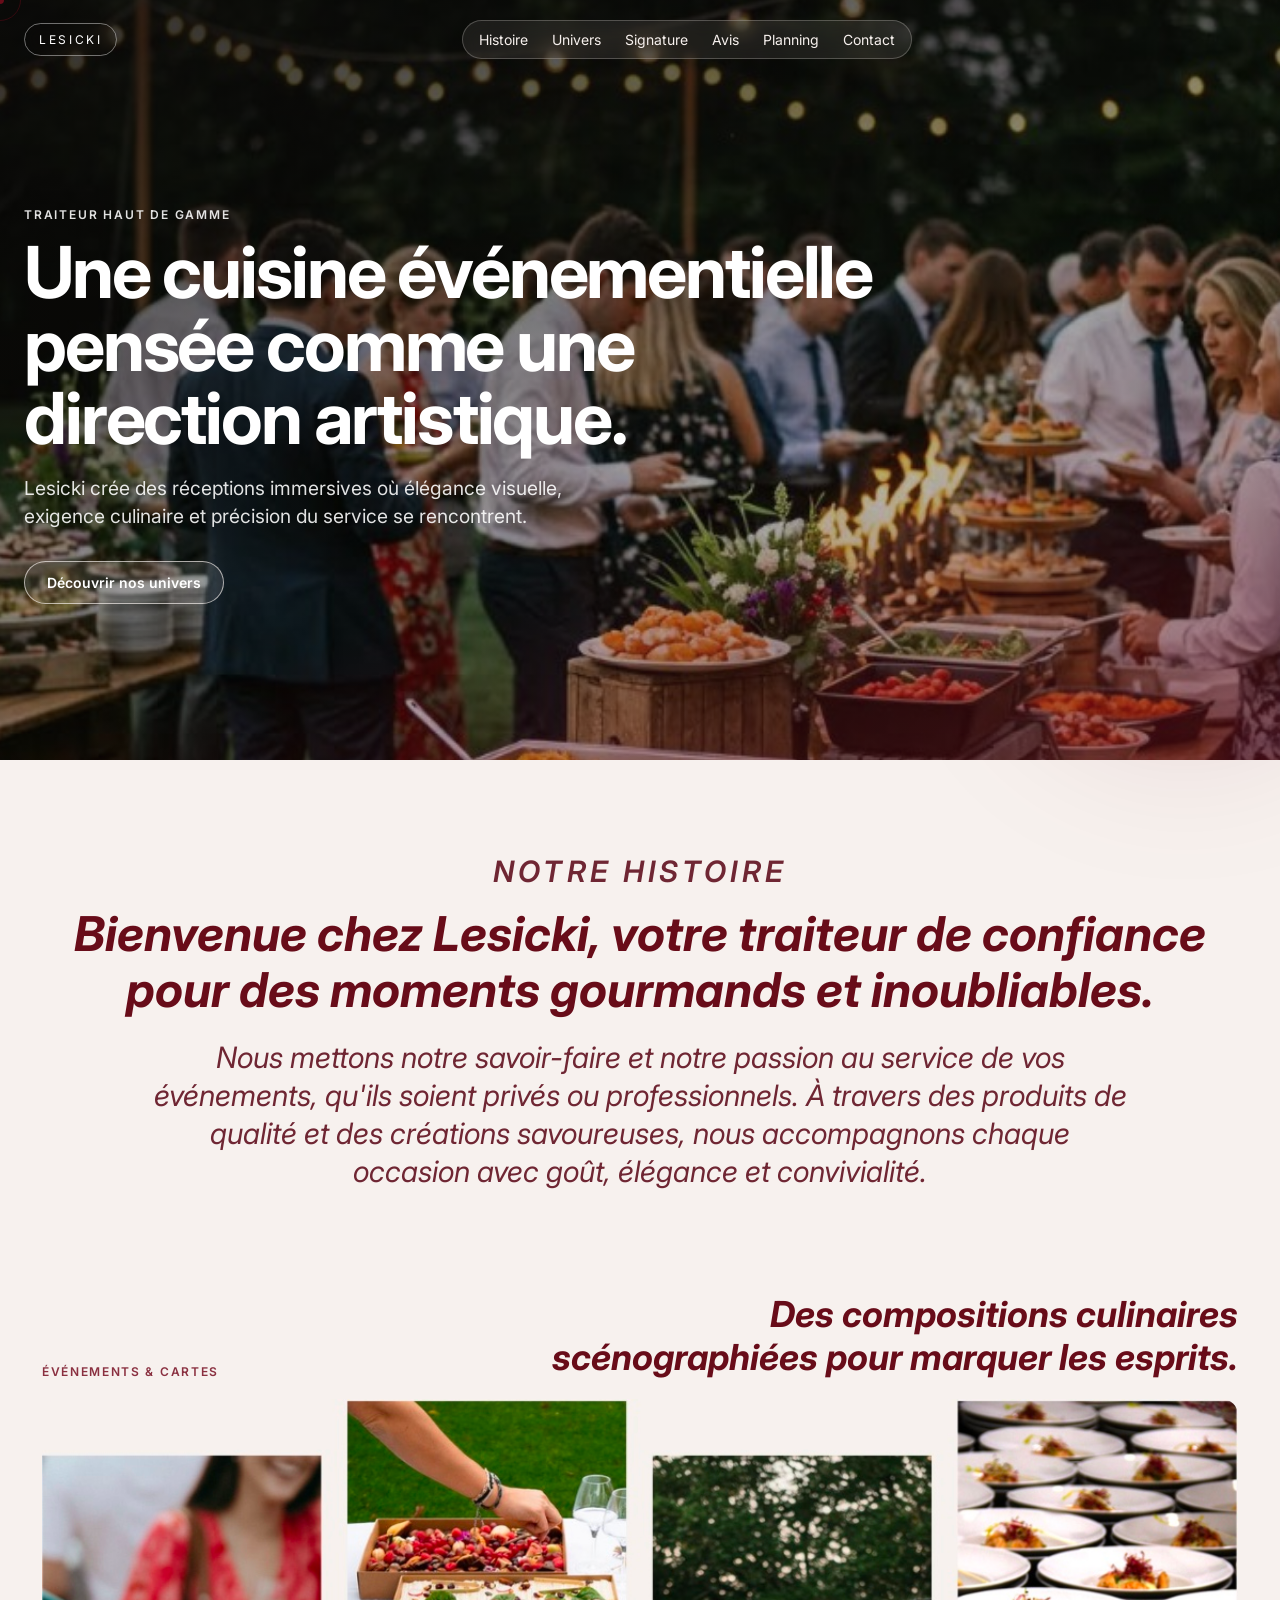
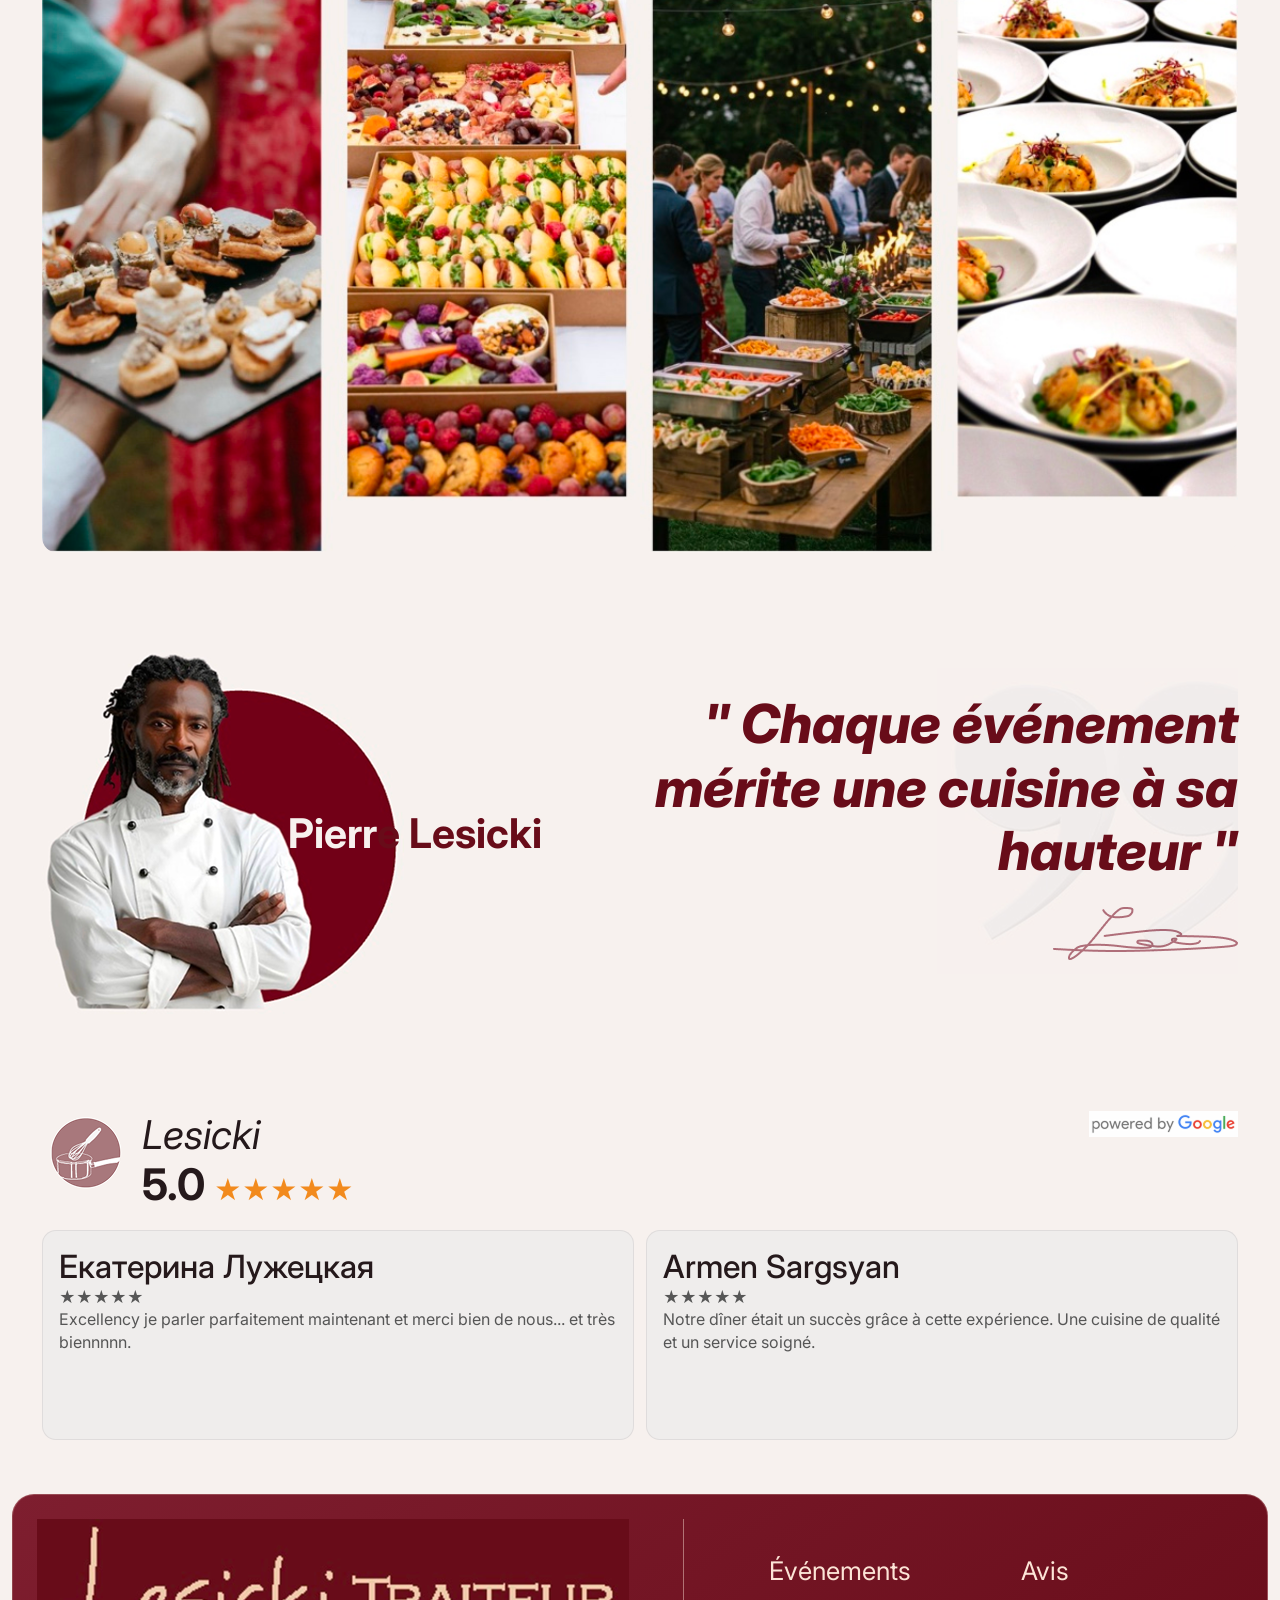
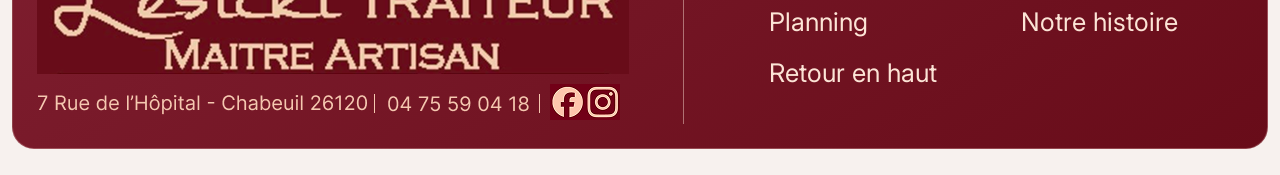
<file: Site Internet/index.html>
<!doctype html>
<html lang="fr">
  <head>
    <meta charset="UTF-8" />
    <meta name="viewport" content="width=device-width, initial-scale=1.0" />
    <title>Lesicki Traiteur - Expérience culinaire premium</title>
    <link rel="preconnect" href="https://fonts.googleapis.com" />
    <link rel="preconnect" href="https://fonts.gstatic.com" crossorigin />
    <link
      href="https://fonts.googleapis.com/css2?family=Inter:wght@400;500;600;700;800&display=swap"
      rel="stylesheet"
    />
    <link rel="stylesheet" href="css/style.css" />
  </head>
  <body>
    <div class="bg-glow glow-a" aria-hidden="true"></div>
    <div class="bg-glow glow-b" aria-hidden="true"></div>

    <header class="hero" id="top">
      <img
        class="hero-media"
        src="ASSETS/hero-event.png"
        alt=""
        aria-hidden="true"
      />
      <div class="hero-overlay"></div>

      <div class="hero-nav-wrap">
        <a class="brand" href="#top">LESICKI</a>

        <nav class="desktop-nav" aria-label="Navigation principale">
          <a href="histoire.html">Histoire</a>
          <a href="univers.html">Univers</a>
          <a href="signature.html">Signature</a>
          <a href="avis.html">Avis</a>
          <a href="planning.html">Planning</a>
          <a href="contact.html">Contact</a>
        </nav>

        <button class="burger" type="button" aria-label="Ouvrir le menu" aria-controls="mobile-menu" aria-expanded="false">
          <span></span>
          <span></span>
          <span></span>
        </button>
      </div>

      <nav class="mobile-nav" id="mobile-menu" aria-label="Navigation mobile">
        <a href="histoire.html">Histoire</a>
        <a href="univers.html">Univers</a>
        <a href="signature.html">Signature</a>
        <a href="avis.html">Avis</a>
        <a href="planning.html">Planning</a>
        <a href="contact.html">Contact</a>
      </nav>

      <div class="hero-content reveal">
        <p class="eyebrow">Traiteur haut de gamme</p>
        <h1 class="split-text">Une cuisine événementielle pensée comme une direction artistique.</h1>
        <p class="hero-copy">
          Lesicki crée des réceptions immersives où élégance visuelle, exigence culinaire
          et précision du service se rencontrent.
        </p>
        <div class="hero-cta">
          <a class="btn btn-outline magnetic" href="univers.html">Découvrir nos univers</a>
        </div>
      </div>
    </header>

    <main class="page">
      <section class="panel intro reveal" id="histoire" data-parallax>
        <p class="section-label">Notre histoire</p>
        <h2 class="split-text">Bienvenue chez Lesicki, votre traiteur de confiance pour des moments gourmands et inoubliables.</h2>
        <p>
          Nous mettons notre savoir-faire et notre passion au service de vos événements, qu'ils soient privés ou
          professionnels. À travers des produits de qualité et des créations savoureuses, nous accompagnons
          chaque occasion avec goût, élégance et convivialité.
        </p>
      </section>

      <section class="panel gallery reveal" id="univers" data-parallax>
        <div class="gallery-head">
          <p class="section-label">Événements & cartes</p>
          <h3>Des compositions culinaires scénographiées pour marquer les esprits.</h3>
        </div>
        <div class="gallery-media">
          <img src="ASSETS/B02A4989-476C-4462-8E90-94AED3DC730A 1.png" alt="Galerie Lesicki" />
        </div>
      </section>

      <section class="panel signature reveal" id="signature" data-parallax>
        <article class="chef-card">
          <img src="ASSETS/B211BE9E-B8DE-4C8F-91E3-0FE6E9A0953E 1.png" alt="Pierre Lesicki" />
          <h3><span class="name-light">Pierr</span><span class="name-dark">e Lesicki</span></h3>
        </article>

        <article class="quote-card">
          <img class="quote-mark" src="ASSETS/6AC0AB84-8534-4073-AB0F-D60A25C763A7_4_5005_c 1.png" alt="" aria-hidden="true" />
          <blockquote>" Chaque événement mérite une cuisine à sa hauteur "</blockquote>
          <img class="signature-line" src="ASSETS/Group 1.png" alt="Signature" />
        </article>
      </section>

      <section class="panel reviews reveal" id="avis">
        <div class="reviews-top">
          <div class="brand-rating-wrap">
            <img src="ASSETS/CV professionnel chargé de communication minimaliste bleu 1.png" alt="Icône Lesicki" />
            <div>
              <p class="brand-name">Lesicki</p>
              <p class="rating">5.0 <span>★★★★★</span></p>
            </div>
          </div>
          <img class="google-mark" src="ASSETS/image 3.png" alt="Powered by Google" />
        </div>

        <div class="review-grid">
          <article class="review tilt-card">
            <h4>Екатерина Лужецкая</h4>
            <p class="stars">★★★★★</p>
            <p>Excellency je parler parfaitement maintenant et merci bien de nous... et très biennnnn.</p>
          </article>
          <article class="review tilt-card">
            <h4>Armen Sargsyan</h4>
            <p class="stars">★★★★★</p>
            <p>Notre dîner était un succès grâce à cette expérience. Une cuisine de qualité et un service soigné.</p>
          </article>
        </div>
      </section>
    </main>

    <footer class="site-footer reveal" id="contact" data-parallax>
      <div class="footer-brand">
        <img src="ASSETS/816A41C0-A187-4A97-8AE5-260B8A2ABFF7_4_5005_c 1.png" alt="Lesicki Traiteur" />
        <img src="ASSETS/Group 3.png" alt="Adresse Lesicki" class="footer-contact" />
      </div>
      <nav class="footer-nav" aria-label="Navigation footer">
        <a class="magnetic" href="univers.html">Événements</a>
        <a class="magnetic" href="avis.html">Avis</a>
        <a class="magnetic" href="planning.html">Planning</a>
        <a class="magnetic" href="histoire.html">Notre histoire</a>
        <a class="magnetic" href="#top">Retour en haut</a>
      </nav>
    </footer>

    <div class="cursor-dot" aria-hidden="true"></div>
    <div class="cursor-ring" aria-hidden="true"></div>

    <script src="js/script.js"></script>
  </body>
</html>
</file>
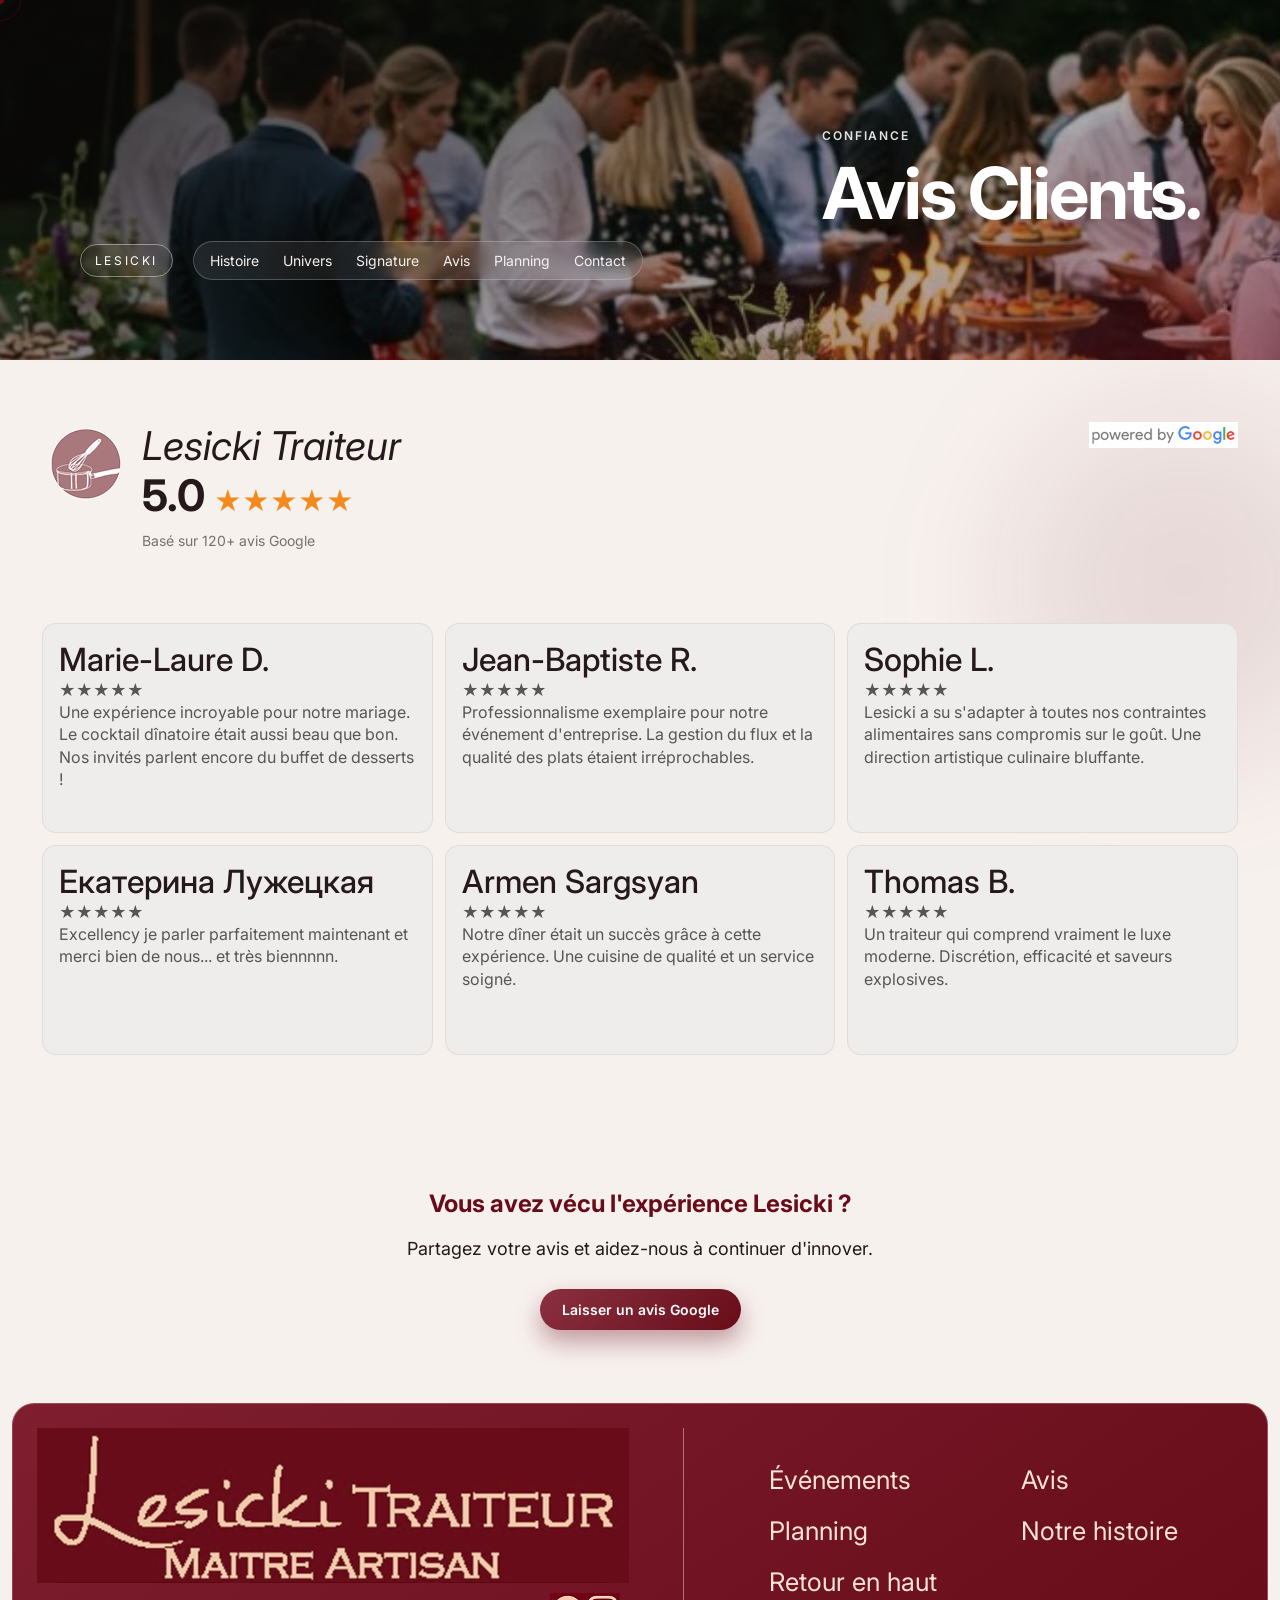
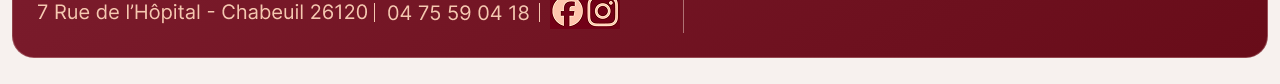
<file: Site Internet/avis.html>
<!doctype html>
<html lang="fr">
  <head>
    <meta charset="UTF-8" />
    <meta name="viewport" content="width=device-width, initial-scale=1.0" />
    <title>Avis Clients - Lesicki Traiteur</title>
    <link rel="preconnect" href="https://fonts.googleapis.com" />
    <link rel="preconnect" href="https://fonts.gstatic.com" crossorigin />
    <link
      href="https://fonts.googleapis.com/css2?family=Inter:wght@400;500;600;700;800&display=swap"
      rel="stylesheet"
    />
    <link rel="stylesheet" href="css/style.css" />
  </head>
  <body>
    <div class="bg-glow glow-a" aria-hidden="true"></div>
    <div class="bg-glow glow-b" aria-hidden="true"></div>

    <header class="hero hero-small" id="top">
      <img
        class="hero-media"
        src="ASSETS/hero-event.png"
        alt=""
        aria-hidden="true"
      />
      <div class="hero-overlay"></div>

      <div class="hero-nav-wrap">
        <a class="brand" href="index.html">LESICKI</a>

        <nav class="desktop-nav" aria-label="Navigation principale">
          <a href="histoire.html">Histoire</a>
          <a href="univers.html">Univers</a>
          <a href="signature.html">Signature</a>
          <a href="avis.html">Avis</a>
          <a href="planning.html">Planning</a>
          <a href="contact.html">Contact</a>
        </nav>

        <button class="burger" type="button" aria-label="Ouvrir le menu" aria-controls="mobile-menu" aria-expanded="false">
          <span></span>
          <span></span>
          <span></span>
        </button>
      </div>

      <nav class="mobile-nav" id="mobile-menu" aria-label="Navigation mobile">
        <a href="histoire.html">Histoire</a>
        <a href="univers.html">Univers</a>
        <a href="signature.html">Signature</a>
        <a href="avis.html">Avis</a>
        <a href="planning.html">Planning</a>
        <a href="contact.html">Contact</a>
      </nav>

      <div class="hero-content reveal">
        <p class="eyebrow">Confiance</p>
        <h1 class="split-text">Avis Clients.</h1>
      </div>
    </header>

    <main class="page">
      <section class="panel reviews reveal">
        <div class="reviews-top">
          <div class="brand-rating-wrap">
            <img src="ASSETS/CV professionnel chargé de communication minimaliste bleu 1.png" alt="Icône Lesicki" />
            <div>
              <p class="brand-name">Lesicki Traiteur</p>
              <p class="rating">5.0 <span>★★★★★</span></p>
              <p style="font-size: 14px; opacity: 0.6;">Basé sur 120+ avis Google</p>
            </div>
          </div>
          <img class="google-mark" src="ASSETS/image 3.png" alt="Powered by Google" />
        </div>

        <div class="review-grid" style="grid-template-columns: repeat(auto-fit, minmax(300px, 1fr)); margin-top: 60px;">
          <article class="review tilt-card reveal">
            <h4>Marie-Laure D.</h4>
            <p class="stars">★★★★★</p>
            <p>Une expérience incroyable pour notre mariage. Le cocktail dînatoire était aussi beau que bon. Nos invités parlent encore du buffet de desserts !</p>
          </article>
          <article class="review tilt-card reveal">
            <h4>Jean-Baptiste R.</h4>
            <p class="stars">★★★★★</p>
            <p>Professionnalisme exemplaire pour notre événement d'entreprise. La gestion du flux et la qualité des plats étaient irréprochables.</p>
          </article>
          <article class="review tilt-card reveal">
            <h4>Sophie L.</h4>
            <p class="stars">★★★★★</p>
            <p>Lesicki a su s'adapter à toutes nos contraintes alimentaires sans compromis sur le goût. Une direction artistique culinaire bluffante.</p>
          </article>
          <article class="review tilt-card reveal">
            <h4>Екатерина Лужецкая</h4>
            <p class="stars">★★★★★</p>
            <p>Excellency je parler parfaitement maintenant et merci bien de nous... et très biennnnn.</p>
          </article>
          <article class="review tilt-card reveal">
            <h4>Armen Sargsyan</h4>
            <p class="stars">★★★★★</p>
            <p>Notre dîner était un succès grâce à cette expérience. Une cuisine de qualité et un service soigné.</p>
          </article>
          <article class="review tilt-card reveal">
            <h4>Thomas B.</h4>
            <p class="stars">★★★★★</p>
            <p>Un traiteur qui comprend vraiment le luxe moderne. Discrétion, efficacité et saveurs explosives.</p>
          </article>
        </div>
      </section>

      <section class="panel reveal" style="text-align: center; padding: 60px 0;">
        <h2 style="color: var(--accent);">Vous avez vécu l'expérience Lesicki ?</h2>
        <p style="margin: 20px 0 40px; font-size: 18px;">Partagez votre avis et aidez-nous à continuer d'innover.</p>
        <a href="https://google.com" target="_blank" class="btn btn-solid magnetic">Laisser un avis Google</a>
      </section>
    </main>

    <footer class="site-footer reveal" id="contact" data-parallax>
      <div class="footer-brand">
        <img src="ASSETS/816A41C0-A187-4A97-8AE5-260B8A2ABFF7_4_5005_c 1.png" alt="Lesicki Traiteur" />
        <img src="ASSETS/Group 3.png" alt="Adresse Lesicki" class="footer-contact" />
      </div>
      <nav class="footer-nav" aria-label="Navigation footer">
        <a class="magnetic" href="univers.html">Événements</a>
        <a class="magnetic" href="avis.html">Avis</a>
        <a class="magnetic" href="planning.html">Planning</a>
        <a class="magnetic" href="histoire.html">Notre histoire</a>
        <a class="magnetic" href="#top">Retour en haut</a>
      </nav>
    </footer>

    <div class="cursor-dot" aria-hidden="true"></div>
    <div class="cursor-ring" aria-hidden="true"></div>

    <script src="js/script.js"></script>
  </body>
</html>
</file>
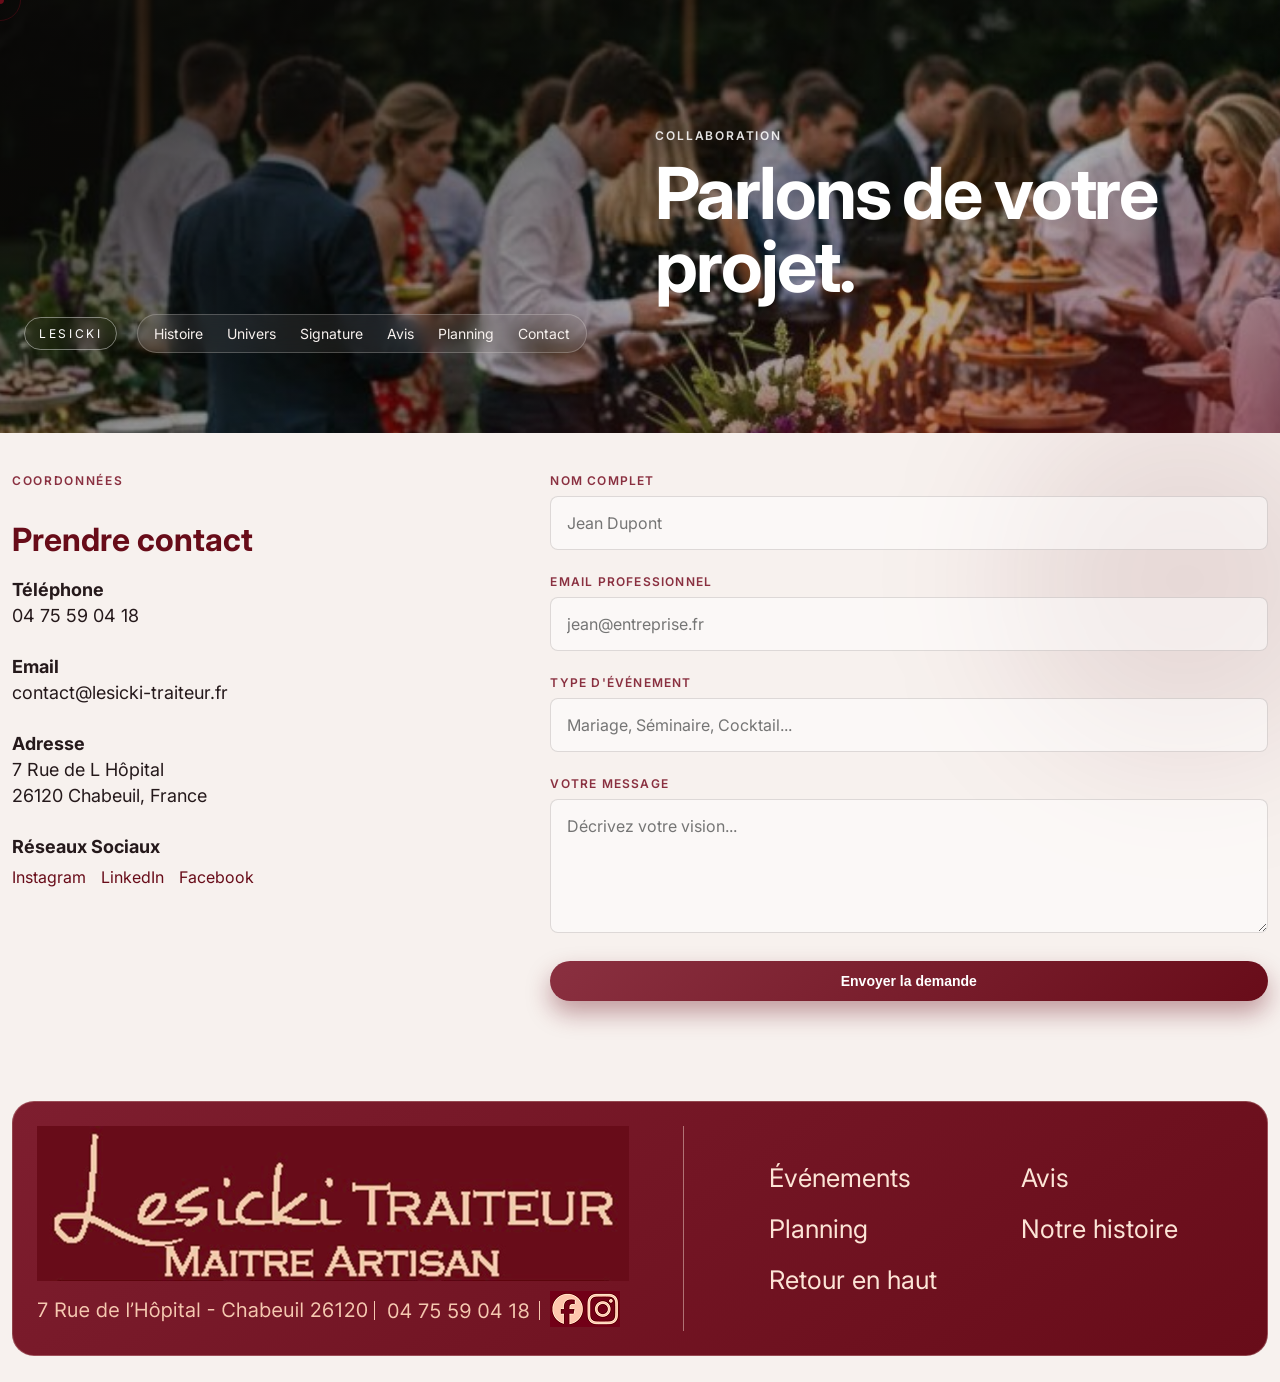
<file: Site Internet/contact.html>
<!doctype html>
<html lang="fr">
  <head>
    <meta charset="UTF-8" />
    <meta name="viewport" content="width=device-width, initial-scale=1.0" />
    <title>Contact - Lesicki Traiteur</title>
    <link rel="preconnect" href="https://fonts.googleapis.com" />
    <link rel="preconnect" href="https://fonts.gstatic.com" crossorigin />
    <link
      href="https://fonts.googleapis.com/css2?family=Inter:wght@400;500;600;700;800&display=swap"
      rel="stylesheet"
    />
    <link rel="stylesheet" href="css/style.css" />
  </head>
  <body>
    <div class="bg-glow glow-a" aria-hidden="true"></div>
    <div class="bg-glow glow-b" aria-hidden="true"></div>

    <header class="hero hero-small" id="top">
      <img
        class="hero-media"
        src="ASSETS/hero-event.png"
        alt=""
        aria-hidden="true"
      />
      <div class="hero-overlay"></div>

      <div class="hero-nav-wrap">
        <a class="brand" href="index.html">LESICKI</a>

        <nav class="desktop-nav" aria-label="Navigation principale">
          <a href="histoire.html">Histoire</a>
          <a href="univers.html">Univers</a>
          <a href="signature.html">Signature</a>
          <a href="avis.html">Avis</a>
          <a href="planning.html">Planning</a>
          <a href="contact.html">Contact</a>
        </nav>

        <button class="burger" type="button" aria-label="Ouvrir le menu" aria-controls="mobile-menu" aria-expanded="false">
          <span></span>
          <span></span>
          <span></span>
        </button>
      </div>

      <nav class="mobile-nav" id="mobile-menu" aria-label="Navigation mobile">
        <a href="histoire.html">Histoire</a>
        <a href="univers.html">Univers</a>
        <a href="signature.html">Signature</a>
        <a href="avis.html">Avis</a>
        <a href="planning.html">Planning</a>
        <a href="contact.html">Contact</a>
      </nav>

      <div class="hero-content reveal">
        <p class="eyebrow">Collaboration</p>
        <h1 class="split-text">Parlons de votre projet.</h1>
      </div>
    </header>

    <main class="page">
      <section class="panel reveal">
        <div class="contact-container">
          <div class="contact-info">
            <p class="section-label">Coordonnées</p>
            <h3>Prendre contact</h3>
            
            <div class="contact-method reveal">
              <p><strong>Téléphone</strong></p>
              <p>04 75 59 04 18</p>
            </div>

            <div class="contact-method reveal">
              <p><strong>Email</strong></p>
              <p>contact@lesicki-traiteur.fr</p>
            </div>

            <div class="contact-method reveal">
              <p><strong>Adresse</strong></p>
              <p>7 Rue de L Hôpital</p>
              <p>26120 Chabeuil, France</p>
            </div>

            <div class="contact-method reveal">
              <p><strong>Réseaux Sociaux</strong></p>
              <div style="display: flex; gap: 15px; margin-top: 10px;">
                <a href="#" class="magnetic" style="color: var(--accent); text-decoration: none;">Instagram</a>
                <a href="#" class="magnetic" style="color: var(--accent); text-decoration: none;">LinkedIn</a>
                <a href="#" class="magnetic" style="color: var(--accent); text-decoration: none;">Facebook</a>
              </div>
            </div>
          </div>

          <div class="contact-form-wrap">
            <form class="contact-form reveal">
              <div class="form-group">
                <label for="name">Nom complet</label>
                <input type="text" id="name" name="name" placeholder="Jean Dupont" required />
              </div>
              
              <div class="form-group">
                <label for="email">Email professionnel</label>
                <input type="email" id="email" name="email" placeholder="jean@entreprise.fr" required />
              </div>

              <div class="form-group">
                <label for="event-type">Type d'événement</label>
                <input type="text" id="event-type" name="event-type" placeholder="Mariage, Séminaire, Cocktail..." required />
              </div>

              <div class="form-group">
                <label for="message">Votre message</label>
                <textarea id="message" name="message" rows="5" placeholder="Décrivez votre vision..." required></textarea>
              </div>

              <button type="submit" class="btn btn-solid magnetic" style="width: 100%; border: none; cursor: pointer;">Envoyer la demande</button>
            </form>
          </div>
        </div>
      </section>
    </main>

    <footer class="site-footer reveal" id="contact" data-parallax style="margin-top: 100px;">
      <div class="footer-brand">
        <img src="ASSETS/816A41C0-A187-4A97-8AE5-260B8A2ABFF7_4_5005_c 1.png" alt="Lesicki Traiteur" />
        <img src="ASSETS/Group 3.png" alt="Adresse Lesicki" class="footer-contact" />
      </div>
      <nav class="footer-nav" aria-label="Navigation footer">
        <a class="magnetic" href="univers.html">Événements</a>
        <a class="magnetic" href="avis.html">Avis</a>
        <a class="magnetic" href="planning.html">Planning</a>
        <a class="magnetic" href="histoire.html">Notre histoire</a>
        <a class="magnetic" href="#top">Retour en haut</a>
      </nav>
    </footer>

    <div class="cursor-dot" aria-hidden="true"></div>
    <div class="cursor-ring" aria-hidden="true"></div>

    <script src="js/script.js"></script>
  </body>
</html>
</file>
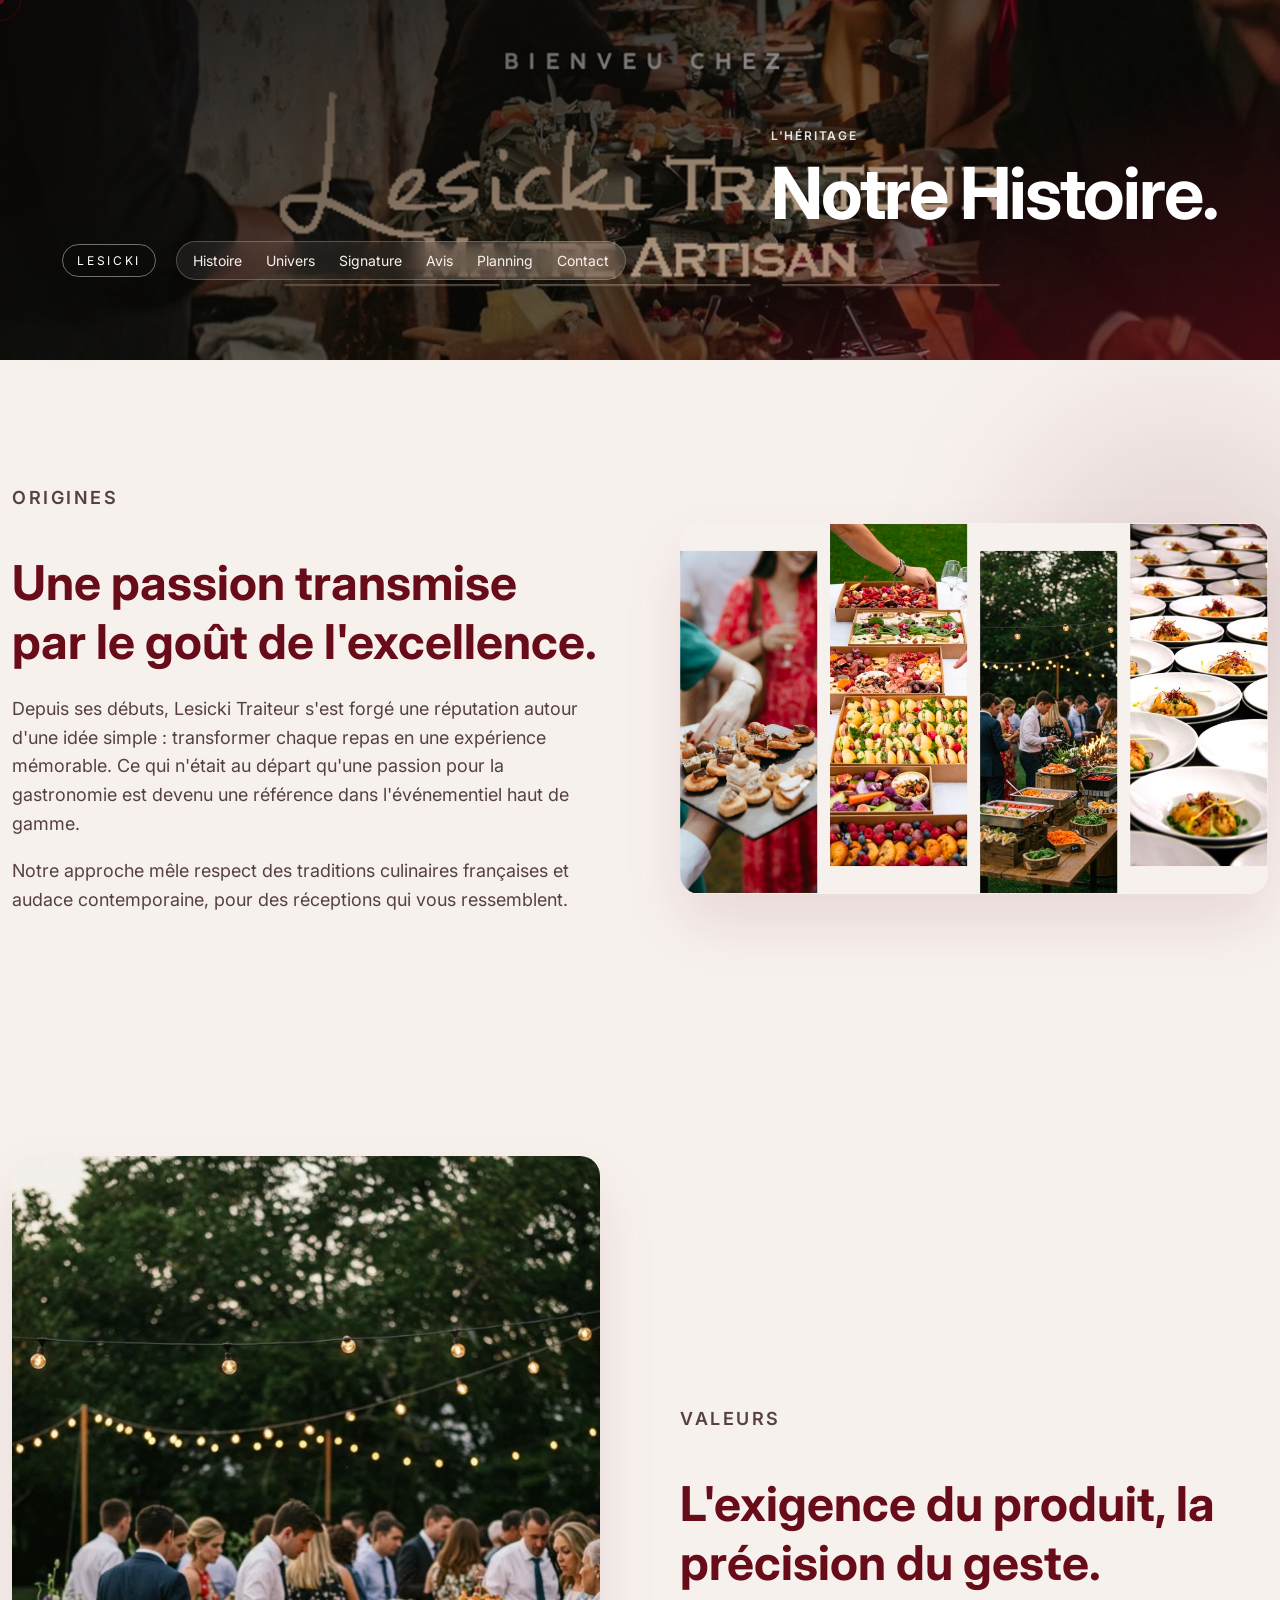
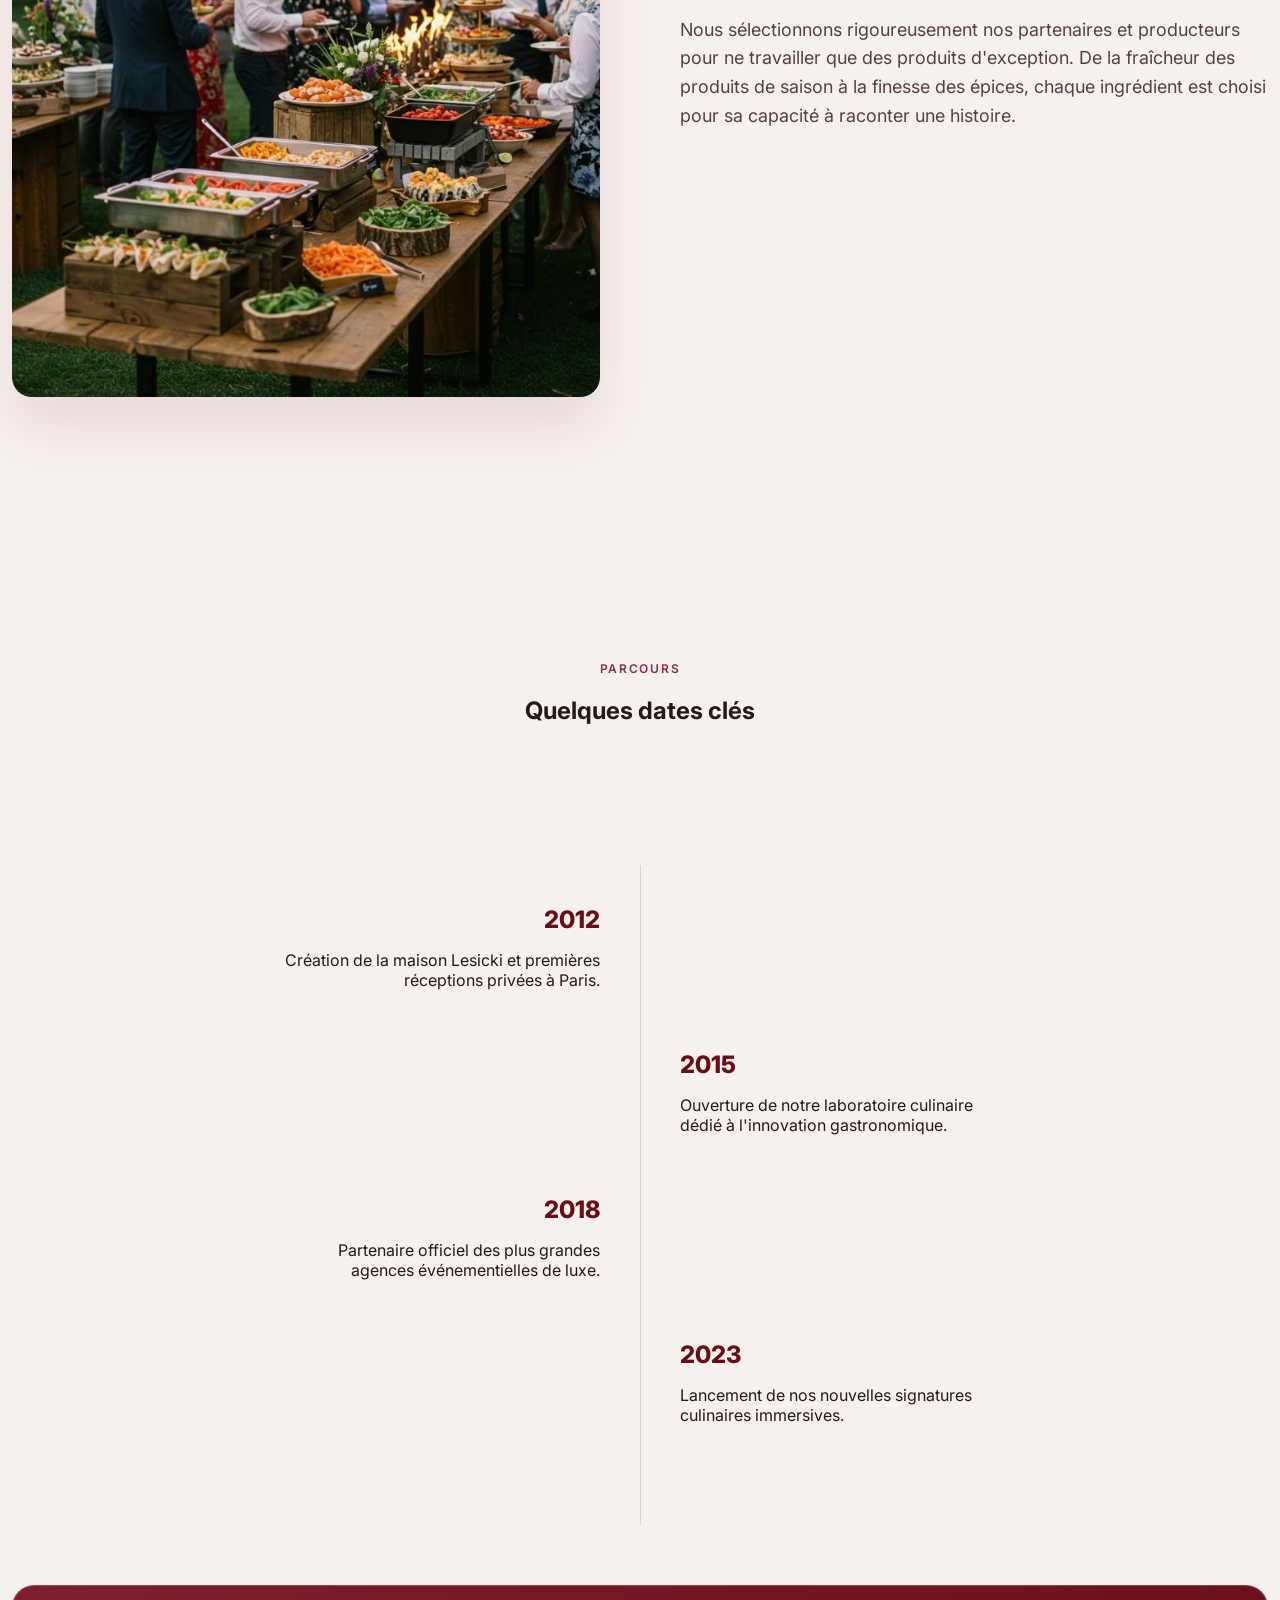
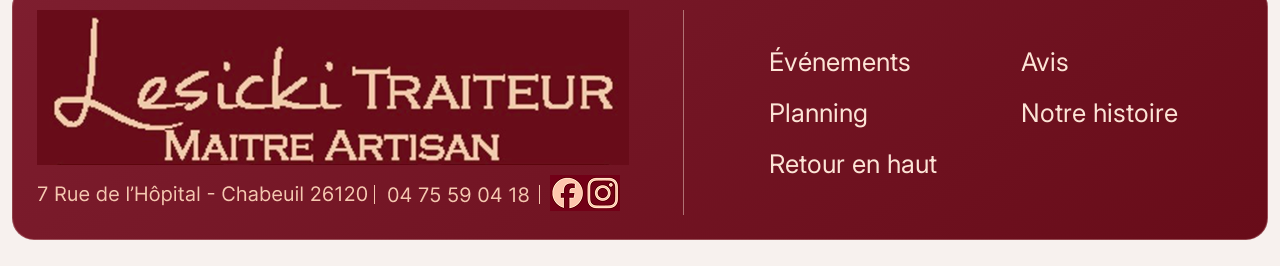
<file: Site Internet/histoire.html>
<!doctype html>
<html lang="fr">
  <head>
    <meta charset="UTF-8" />
    <meta name="viewport" content="width=device-width, initial-scale=1.0" />
    <title>Notre Histoire - Lesicki Traiteur</title>
    <link rel="preconnect" href="https://fonts.googleapis.com" />
    <link rel="preconnect" href="https://fonts.gstatic.com" crossorigin />
    <link
      href="https://fonts.googleapis.com/css2?family=Inter:wght@400;500;600;700;800&display=swap"
      rel="stylesheet"
    />
    <link rel="stylesheet" href="css/style.css" />
  </head>
  <body>
    <div class="bg-glow glow-a" aria-hidden="true"></div>
    <div class="bg-glow glow-b" aria-hidden="true"></div>

    <header class="hero hero-small" id="top">
      <img
        class="hero-media"
        src="ASSETS/AF298FF0-071A-4FF0-835F-ED8C5A3A38FA 1.png"
        alt=""
        aria-hidden="true"
      />
      <div class="hero-overlay"></div>

      <div class="hero-nav-wrap">
        <a class="brand" href="index.html">LESICKI</a>

        <nav class="desktop-nav" aria-label="Navigation principale">
          <a href="histoire.html">Histoire</a>
          <a href="univers.html">Univers</a>
          <a href="signature.html">Signature</a>
          <a href="avis.html">Avis</a>
          <a href="planning.html">Planning</a>
          <a href="contact.html">Contact</a>
        </nav>

        <button class="burger" type="button" aria-label="Ouvrir le menu" aria-controls="mobile-menu" aria-expanded="false">
          <span></span>
          <span></span>
          <span></span>
        </button>
      </div>

      <nav class="mobile-nav" id="mobile-menu" aria-label="Navigation mobile">
        <a href="histoire.html">Histoire</a>
        <a href="univers.html">Univers</a>
        <a href="signature.html">Signature</a>
        <a href="avis.html">Avis</a>
        <a href="planning.html">Planning</a>
        <a href="contact.html">Contact</a>
      </nav>

      <div class="hero-content reveal">
        <p class="eyebrow">L'héritage</p>
        <h1 class="split-text">Notre Histoire.</h1>
      </div>
    </header>

    <main class="page">
      <section class="panel reveal">
        <div class="narrative">
          <div class="narrative-content">
            <p class="section-label">Origines</p>
            <h2>Une passion transmise par le goût de l'excellence.</h2>
            <p>
              Depuis ses débuts, Lesicki Traiteur s'est forgé une réputation autour d'une idée simple : transformer chaque repas en une expérience mémorable. Ce qui n'était au départ qu'une passion pour la gastronomie est devenu une référence dans l'événementiel haut de gamme.
            </p>
            <p>
              Notre approche mêle respect des traditions culinaires françaises et audace contemporaine, pour des réceptions qui vous ressemblent.
            </p>
          </div>
          <div class="narrative-image">
            <img src="ASSETS/B02A4989-476C-4462-8E90-94AED3DC730A 1.png" alt="Cuisine Lesicki" />
          </div>
        </div>
      </section>

      <section class="panel reveal">
        <div class="narrative reverse">
          <div class="narrative-content">
            <p class="section-label">Valeurs</p>
            <h2>L'exigence du produit, la précision du geste.</h2>
            <p>
              Nous sélectionnons rigoureusement nos partenaires et producteurs pour ne travailler que des produits d'exception. De la fraîcheur des produits de saison à la finesse des épices, chaque ingrédient est choisi pour sa capacité à raconter une histoire.
            </p>
          </div>
          <div class="narrative-image">
            <img src="ASSETS/hero-event.png" alt="Événement premium" />
          </div>
        </div>
      </section>

      <section class="panel reveal">
        <div class="page-header">
          <p class="section-label">Parcours</p>
          <h2>Quelques dates clés</h2>
        </div>
        <div class="timeline">
          <div class="timeline-item reveal">
            <span class="timeline-date">2012</span>
            <p>Création de la maison Lesicki et premières réceptions privées à Paris.</p>
          </div>
          <div class="timeline-item reveal">
            <span class="timeline-date">2015</span>
            <p>Ouverture de notre laboratoire culinaire dédié à l'innovation gastronomique.</p>
          </div>
          <div class="timeline-item reveal">
            <span class="timeline-date">2018</span>
            <p>Partenaire officiel des plus grandes agences événementielles de luxe.</p>
          </div>
          <div class="timeline-item reveal">
            <span class="timeline-date">2023</span>
            <p>Lancement de nos nouvelles signatures culinaires immersives.</p>
          </div>
        </div>
      </section>
    </main>

    <footer class="site-footer reveal" id="contact" data-parallax>
      <div class="footer-brand">
        <img src="ASSETS/816A41C0-A187-4A97-8AE5-260B8A2ABFF7_4_5005_c 1.png" alt="Lesicki Traiteur" />
        <img src="ASSETS/Group 3.png" alt="Adresse Lesicki" class="footer-contact" />
      </div>
      <nav class="footer-nav" aria-label="Navigation footer">
        <a class="magnetic" href="univers.html">Événements</a>
        <a class="magnetic" href="avis.html">Avis</a>
        <a class="magnetic" href="planning.html">Planning</a>
        <a class="magnetic" href="histoire.html">Notre histoire</a>
        <a class="magnetic" href="#top">Retour en haut</a>
      </nav>
    </footer>

    <div class="cursor-dot" aria-hidden="true"></div>
    <div class="cursor-ring" aria-hidden="true"></div>

    <script src="js/script.js"></script>
  </body>
</html>
</file>
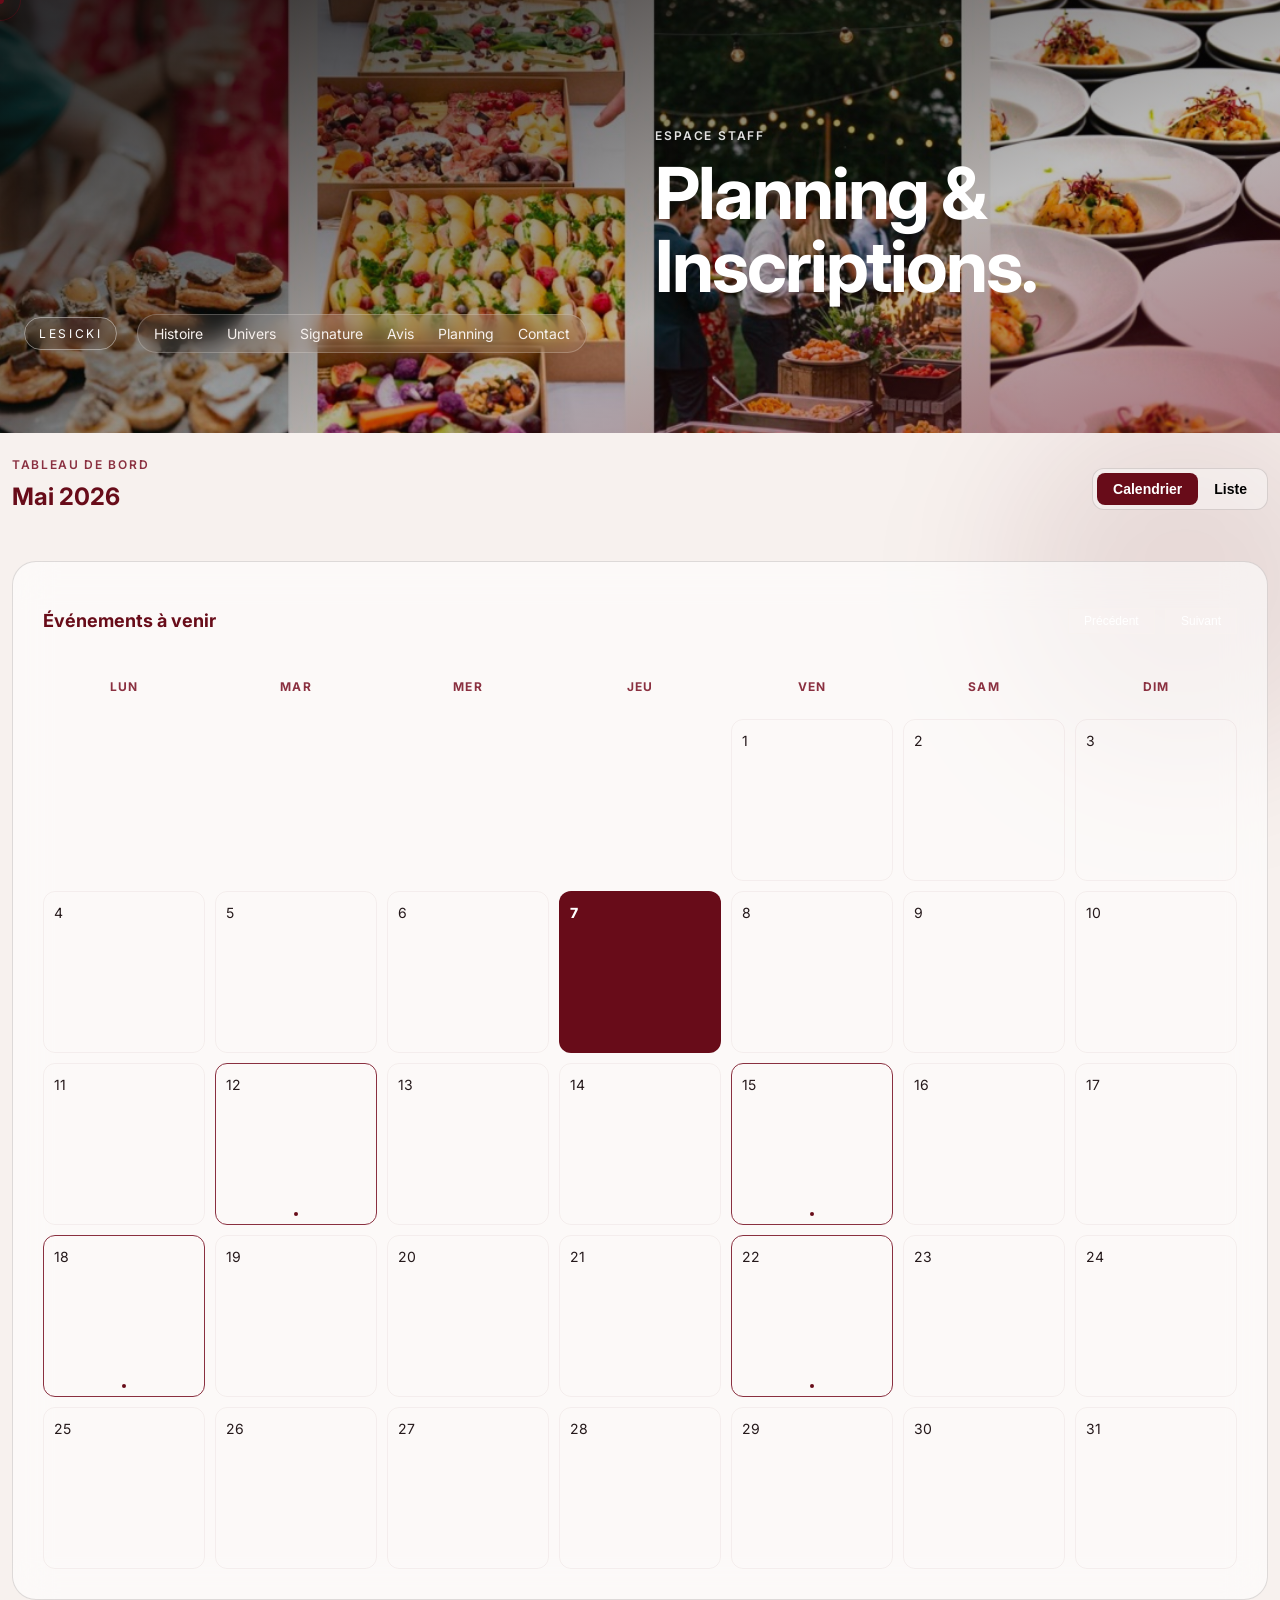
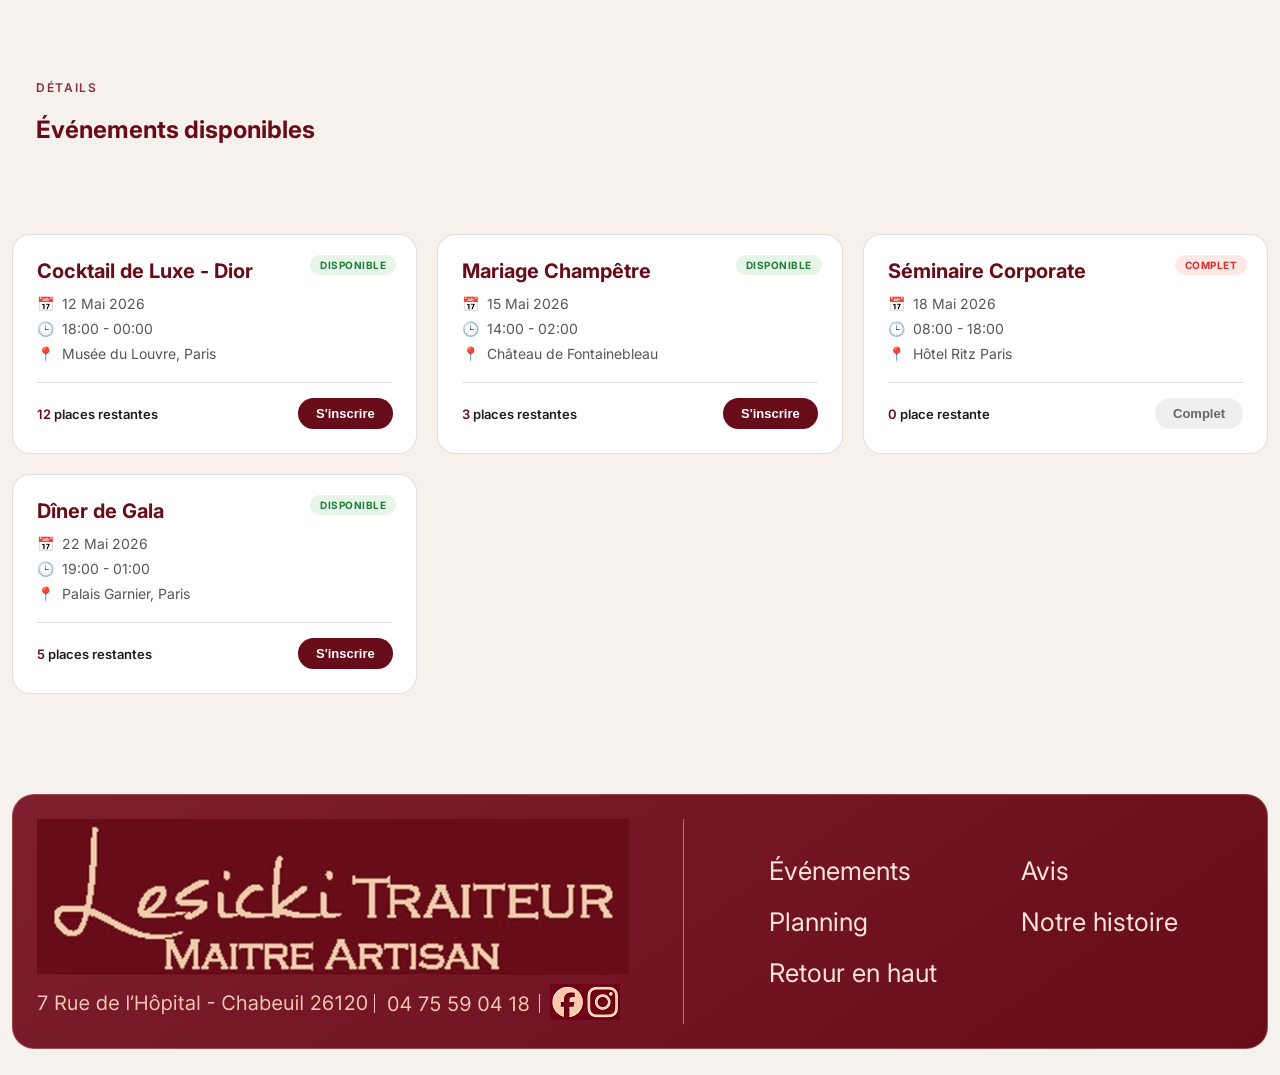
<file: Site Internet/planning.html>
<!doctype html>
<html lang="fr">
  <head>
    <meta charset="UTF-8" />
    <meta name="viewport" content="width=device-width, initial-scale=1.0" />
    <title>Planning Serveurs - Lesicki Traiteur</title>
    <link rel="preconnect" href="https://fonts.googleapis.com" />
    <link rel="preconnect" href="https://fonts.gstatic.com" crossorigin />
    <link
      href="https://fonts.googleapis.com/css2?family=Inter:wght@400;500;600;700;800&display=swap"
      rel="stylesheet"
    />
    <link rel="stylesheet" href="css/style.css" />
  </head>
  <body>
    <div class="bg-glow glow-a" aria-hidden="true"></div>
    <div class="bg-glow glow-b" aria-hidden="true"></div>

    <header class="hero hero-small" id="top">
      <img
        class="hero-media"
        src="ASSETS/B02A4989-476C-4462-8E90-94AED3DC730A 1.png"
        alt=""
        aria-hidden="true"
      />
      <div class="hero-overlay"></div>

      <div class="hero-nav-wrap">
        <a class="brand" href="index.html">LESICKI</a>

        <nav class="desktop-nav" aria-label="Navigation principale">
          <a href="histoire.html">Histoire</a>
          <a href="univers.html">Univers</a>
          <a href="signature.html">Signature</a>
          <a href="avis.html">Avis</a>
          <a href="planning.html">Planning</a>
          <a href="contact.html">Contact</a>
        </nav>

        <button class="burger" type="button" aria-label="Ouvrir le menu" aria-controls="mobile-menu" aria-expanded="false">
          <span></span>
          <span></span>
          <span></span>
        </button>
      </div>

      <nav class="mobile-nav" id="mobile-menu" aria-label="Navigation mobile">
        <a href="histoire.html">Histoire</a>
        <a href="univers.html">Univers</a>
        <a href="signature.html">Signature</a>
        <a href="avis.html">Avis</a>
        <a href="planning.html">Planning</a>
        <a href="contact.html">Contact</a>
      </nav>

      <div class="hero-content reveal">
        <p class="eyebrow">Espace Staff</p>
        <h1 class="split-text">Planning & Inscriptions.</h1>
      </div>
    </header>

    <main class="page">
      <section class="panel reveal">
        <div class="dashboard-header">
          <div>
            <p class="section-label">Tableau de bord</p>
            <h2 style="margin: 10px 0; color: var(--accent);">Mai 2026</h2>
          </div>
          <div class="view-toggles">
            <button class="view-btn active">Calendrier</button>
            <button class="view-btn">Liste</button>
          </div>
        </div>

        <div class="calendar-container reveal">
          <div class="calendar-header">
            <h3 style="font-size: 18px; color: var(--accent);">Événements à venir</h3>
            <div style="display: flex; gap: 10px;">
              <button class="btn-outline magnetic" style="padding: 5px 15px; font-size: 12px;">Précédent</button>
              <button class="btn-outline magnetic" style="padding: 5px 15px; font-size: 12px;">Suivant</button>
            </div>
          </div>
          <div class="calendar-grid">
            <!-- Injected by JS -->
          </div>
        </div>
      </section>

      <section class="panel reveal">
        <div class="page-header" style="padding-top: 40px; text-align: left; margin: 0;">
          <p class="section-label">Détails</p>
          <h2 style="color: var(--accent); margin-bottom: 30px;">Événements disponibles</h2>
        </div>

        <div class="event-list">
          <!-- Card 1 -->
          <article class="event-card reveal">
            <span class="status-badge status-available">Disponible</span>
            <h4>Cocktail de Luxe - Dior</h4>
            <div class="event-info">
              <div class="info-item">
                <span>📅</span>
                <span>12 Mai 2026</span>
              </div>
              <div class="info-item">
                <span>🕒</span>
                <span>18:00 - 00:00</span>
              </div>
              <div class="info-item">
                <span>📍</span>
                <span>Musée du Louvre, Paris</span>
              </div>
            </div>
            <div class="event-footer">
              <div class="spots-info">
                <span class="spots-count">12</span> places restantes
              </div>
              <button class="reg-btn btn-reg magnetic">S'inscrire</button>
            </div>
          </article>

          <!-- Card 2 -->
          <article class="event-card reveal">
            <span class="status-badge status-available">Disponible</span>
            <h4>Mariage Champêtre</h4>
            <div class="event-info">
              <div class="info-item">
                <span>📅</span>
                <span>15 Mai 2026</span>
              </div>
              <div class="info-item">
                <span>🕒</span>
                <span>14:00 - 02:00</span>
              </div>
              <div class="info-item">
                <span>📍</span>
                <span>Château de Fontainebleau</span>
              </div>
            </div>
            <div class="event-footer">
              <div class="spots-info">
                <span class="spots-count">3</span> places restantes
              </div>
              <button class="reg-btn btn-reg magnetic">S'inscrire</button>
            </div>
          </article>

          <!-- Card 3 -->
          <article class="event-card reveal">
            <span class="status-badge status-full">Complet</span>
            <h4>Séminaire Corporate</h4>
            <div class="event-info">
              <div class="info-item">
                <span>📅</span>
                <span>18 Mai 2026</span>
              </div>
              <div class="info-item">
                <span>🕒</span>
                <span>08:00 - 18:00</span>
              </div>
              <div class="info-item">
                <span>📍</span>
                <span>Hôtel Ritz Paris</span>
              </div>
            </div>
            <div class="event-footer">
              <div class="spots-info">
                <span class="spots-count">0</span> place restante
              </div>
              <button class="reg-btn btn-unreg" disabled>Complet</button>
            </div>
          </article>

          <!-- Card 4 -->
          <article class="event-card reveal">
            <span class="status-badge status-available">Disponible</span>
            <h4>Dîner de Gala</h4>
            <div class="event-info">
              <div class="info-item">
                <span>📅</span>
                <span>22 Mai 2026</span>
              </div>
              <div class="info-item">
                <span>🕒</span>
                <span>19:00 - 01:00</span>
              </div>
              <div class="info-item">
                <span>📍</span>
                <span>Palais Garnier, Paris</span>
              </div>
            </div>
            <div class="event-footer">
              <div class="spots-info">
                <span class="spots-count">5</span> places restantes
              </div>
              <button class="reg-btn btn-reg magnetic">S'inscrire</button>
            </div>
          </article>
        </div>
      </section>
    </main>

    <footer class="site-footer reveal" id="contact" data-parallax style="margin-top: 100px;">
      <div class="footer-brand">
        <img src="ASSETS/816A41C0-A187-4A97-8AE5-260B8A2ABFF7_4_5005_c 1.png" alt="Lesicki Traiteur" />
        <img src="ASSETS/Group 3.png" alt="Adresse Lesicki" class="footer-contact" />
      </div>
      <nav class="footer-nav" aria-label="Navigation footer">
        <a class="magnetic" href="univers.html">Événements</a>
        <a class="magnetic" href="avis.html">Avis</a>
        <a class="magnetic" href="planning.html">Planning</a>
        <a class="magnetic" href="histoire.html">Notre histoire</a>
        <a class="magnetic" href="#top">Retour en haut</a>
      </nav>
    </footer>

    <div class="cursor-dot" aria-hidden="true"></div>
    <div class="cursor-ring" aria-hidden="true"></div>

    <script src="js/script.js"></script>
  </body>
</html>
</file>
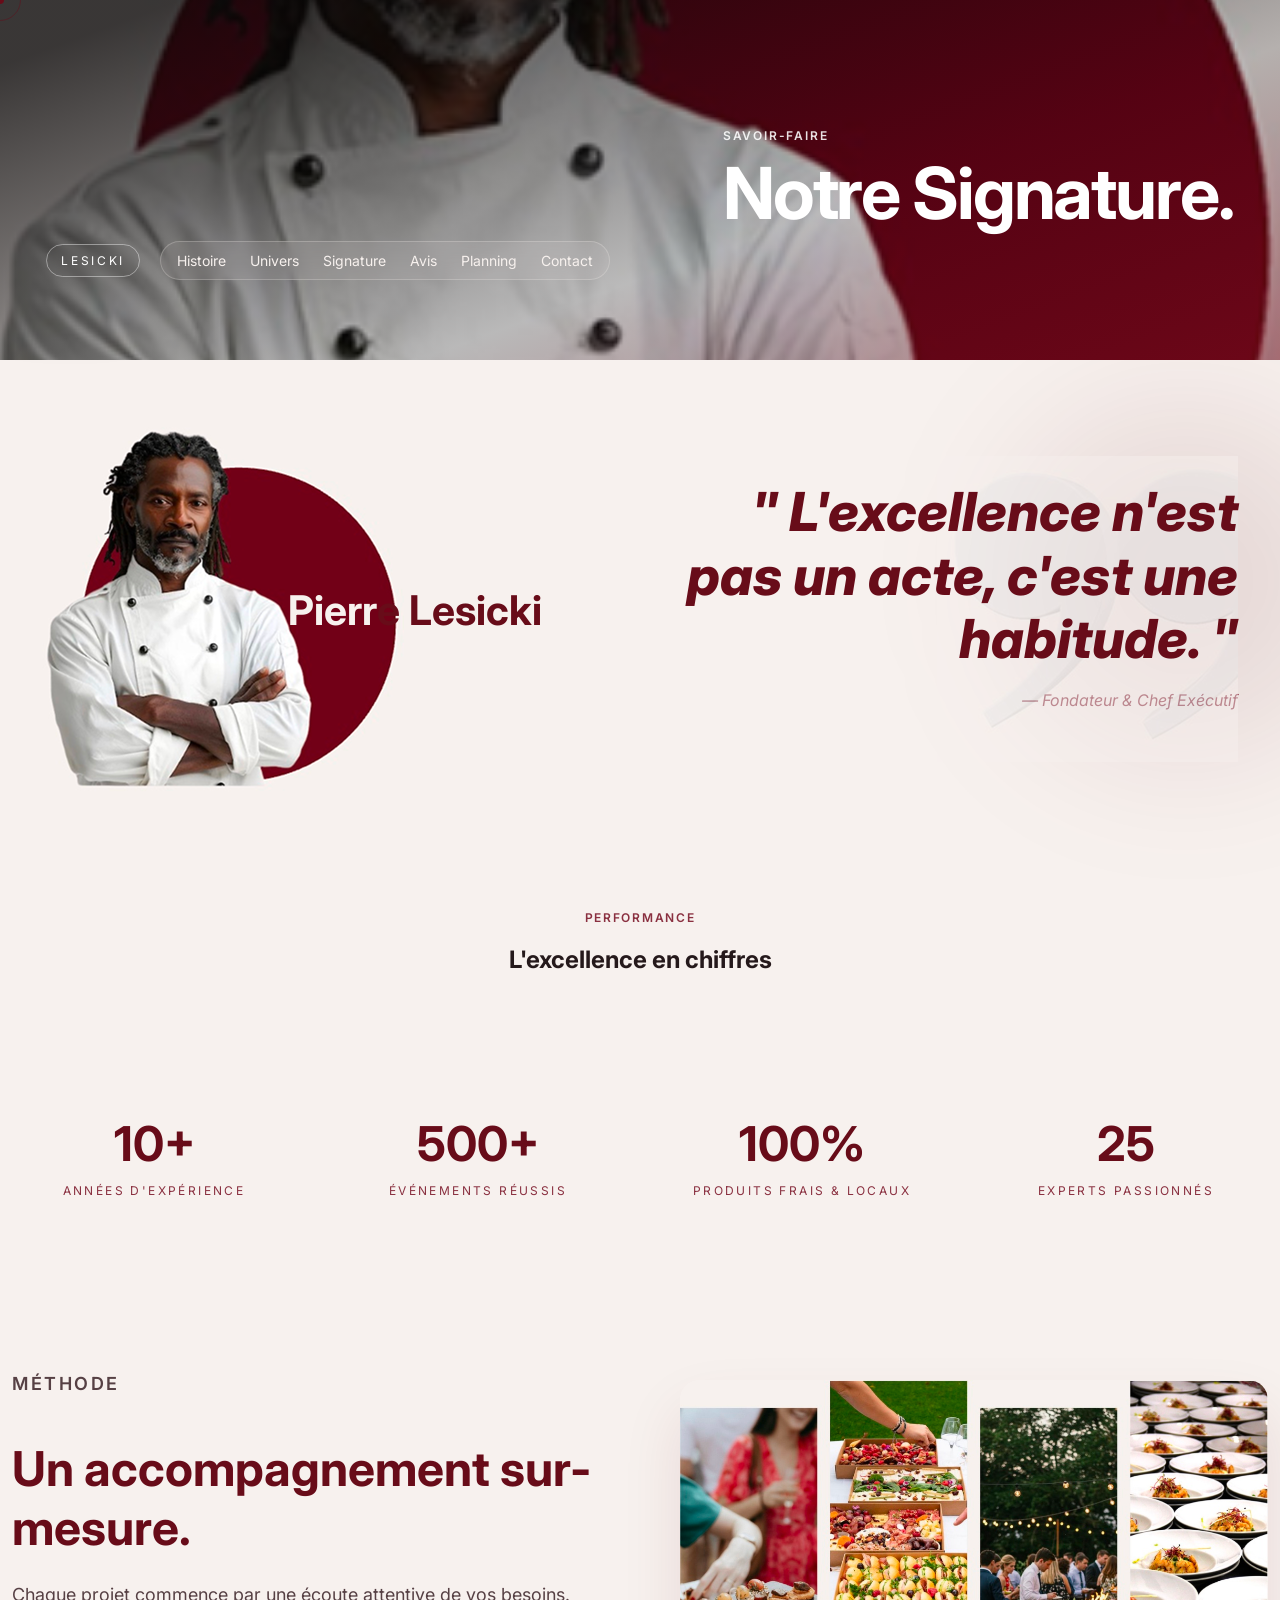
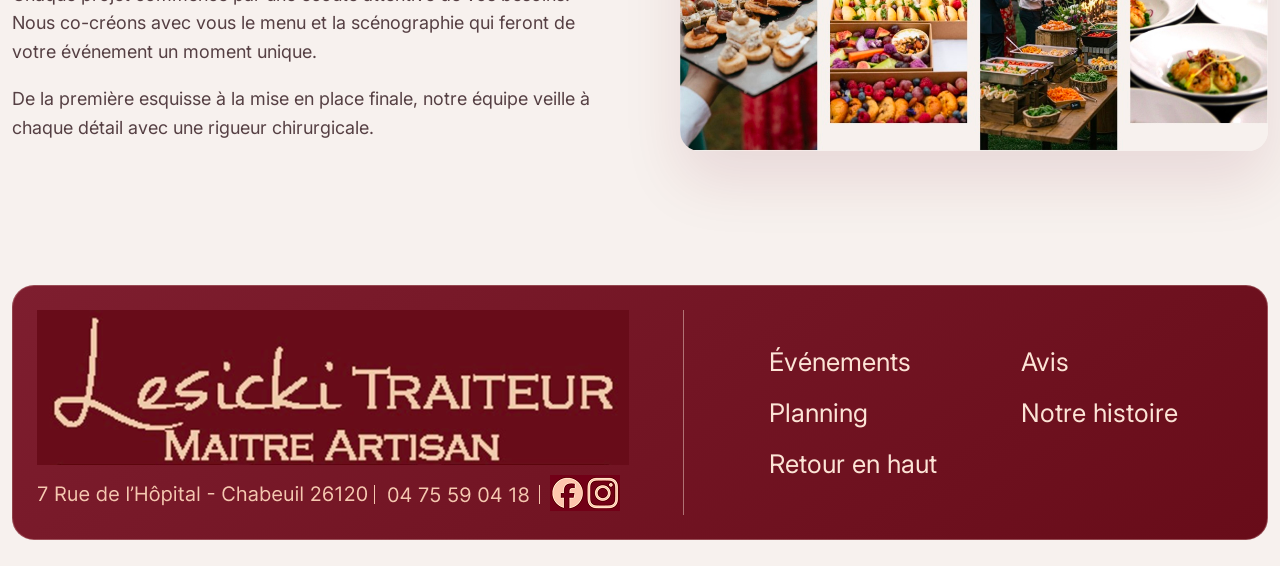
<file: Site Internet/signature.html>
<!doctype html>
<html lang="fr">
  <head>
    <meta charset="UTF-8" />
    <meta name="viewport" content="width=device-width, initial-scale=1.0" />
    <title>Notre Signature - Lesicki Traiteur</title>
    <link rel="preconnect" href="https://fonts.googleapis.com" />
    <link rel="preconnect" href="https://fonts.gstatic.com" crossorigin />
    <link
      href="https://fonts.googleapis.com/css2?family=Inter:wght@400;500;600;700;800&display=swap"
      rel="stylesheet"
    />
    <link rel="stylesheet" href="css/style.css" />
  </head>
  <body>
    <div class="bg-glow glow-a" aria-hidden="true"></div>
    <div class="bg-glow glow-b" aria-hidden="true"></div>

    <header class="hero hero-small" id="top">
      <img
        class="hero-media"
        src="ASSETS/B211BE9E-B8DE-4C8F-91E3-0FE6E9A0953E 1.png"
        alt=""
        aria-hidden="true"
      />
      <div class="hero-overlay"></div>

      <div class="hero-nav-wrap">
        <a class="brand" href="index.html">LESICKI</a>

        <nav class="desktop-nav" aria-label="Navigation principale">
          <a href="histoire.html">Histoire</a>
          <a href="univers.html">Univers</a>
          <a href="signature.html">Signature</a>
          <a href="avis.html">Avis</a>
          <a href="planning.html">Planning</a>
          <a href="contact.html">Contact</a>
        </nav>

        <button class="burger" type="button" aria-label="Ouvrir le menu" aria-controls="mobile-menu" aria-expanded="false">
          <span></span>
          <span></span>
          <span></span>
        </button>
      </div>

      <nav class="mobile-nav" id="mobile-menu" aria-label="Navigation mobile">
        <a href="histoire.html">Histoire</a>
        <a href="univers.html">Univers</a>
        <a href="signature.html">Signature</a>
        <a href="avis.html">Avis</a>
        <a href="planning.html">Planning</a>
        <a href="contact.html">Contact</a>
      </nav>

      <div class="hero-content reveal">
        <p class="eyebrow">Savoir-faire</p>
        <h1 class="split-text">Notre Signature.</h1>
      </div>
    </header>

    <main class="page">
      <section class="panel signature reveal">
        <article class="chef-card">
          <img src="ASSETS/B211BE9E-B8DE-4C8F-91E3-0FE6E9A0953E 1.png" alt="Pierre Lesicki" />
          <h3><span class="name-light">Pierr</span><span class="name-dark">e Lesicki</span></h3>
        </article>

        <article class="quote-card">
          <img class="quote-mark" src="ASSETS/6AC0AB84-8534-4073-AB0F-D60A25C763A7_4_5005_c 1.png" alt="" aria-hidden="true" />
          <blockquote>" L'excellence n'est pas un acte, c'est une habitude. "</blockquote>
          <p style="margin-top: 20px; font-style: italic; color: var(--accent-soft);">— Fondateur & Chef Exécutif</p>
        </article>
      </section>

      <section class="panel reveal">
        <div class="page-header" style="padding-top: 60px;">
          <p class="section-label">Performance</p>
          <h2>L'excellence en chiffres</h2>
        </div>
        <div class="stat-grid">
          <div class="stat-item reveal">
            <h4>10+</h4>
            <p>Années d'expérience</p>
          </div>
          <div class="stat-item reveal">
            <h4>500+</h4>
            <p>Événements réussis</p>
          </div>
          <div class="stat-item reveal">
            <h4>100%</h4>
            <p>Produits frais & locaux</p>
          </div>
          <div class="stat-item reveal">
            <h4>25</h4>
            <p>Experts passionnés</p>
          </div>
        </div>
      </section>

      <section class="panel reveal">
        <div class="narrative">
          <div class="narrative-content">
            <p class="section-label">Méthode</p>
            <h2>Un accompagnement sur-mesure.</h2>
            <p>
              Chaque projet commence par une écoute attentive de vos besoins. Nous co-créons avec vous le menu et la scénographie qui feront de votre événement un moment unique.
            </p>
            <p>
              De la première esquisse à la mise en place finale, notre équipe veille à chaque détail avec une rigueur chirurgicale.
            </p>
          </div>
          <div class="narrative-image">
            <img src="ASSETS/B02A4989-476C-4462-8E90-94AED3DC730A 1.png" alt="Savoir-faire" />
          </div>
        </div>
      </section>
    </main>

    <footer class="site-footer reveal" id="contact" data-parallax>
      <div class="footer-brand">
        <img src="ASSETS/816A41C0-A187-4A97-8AE5-260B8A2ABFF7_4_5005_c 1.png" alt="Lesicki Traiteur" />
        <img src="ASSETS/Group 3.png" alt="Adresse Lesicki" class="footer-contact" />
      </div>
      <nav class="footer-nav" aria-label="Navigation footer">
        <a class="magnetic" href="univers.html">Événements</a>
        <a class="magnetic" href="avis.html">Avis</a>
        <a class="magnetic" href="planning.html">Planning</a>
        <a class="magnetic" href="histoire.html">Notre histoire</a>
        <a class="magnetic" href="#top">Retour en haut</a>
      </nav>
    </footer>

    <div class="cursor-dot" aria-hidden="true"></div>
    <div class="cursor-ring" aria-hidden="true"></div>

    <script src="js/script.js"></script>
  </body>
</html>
</file>
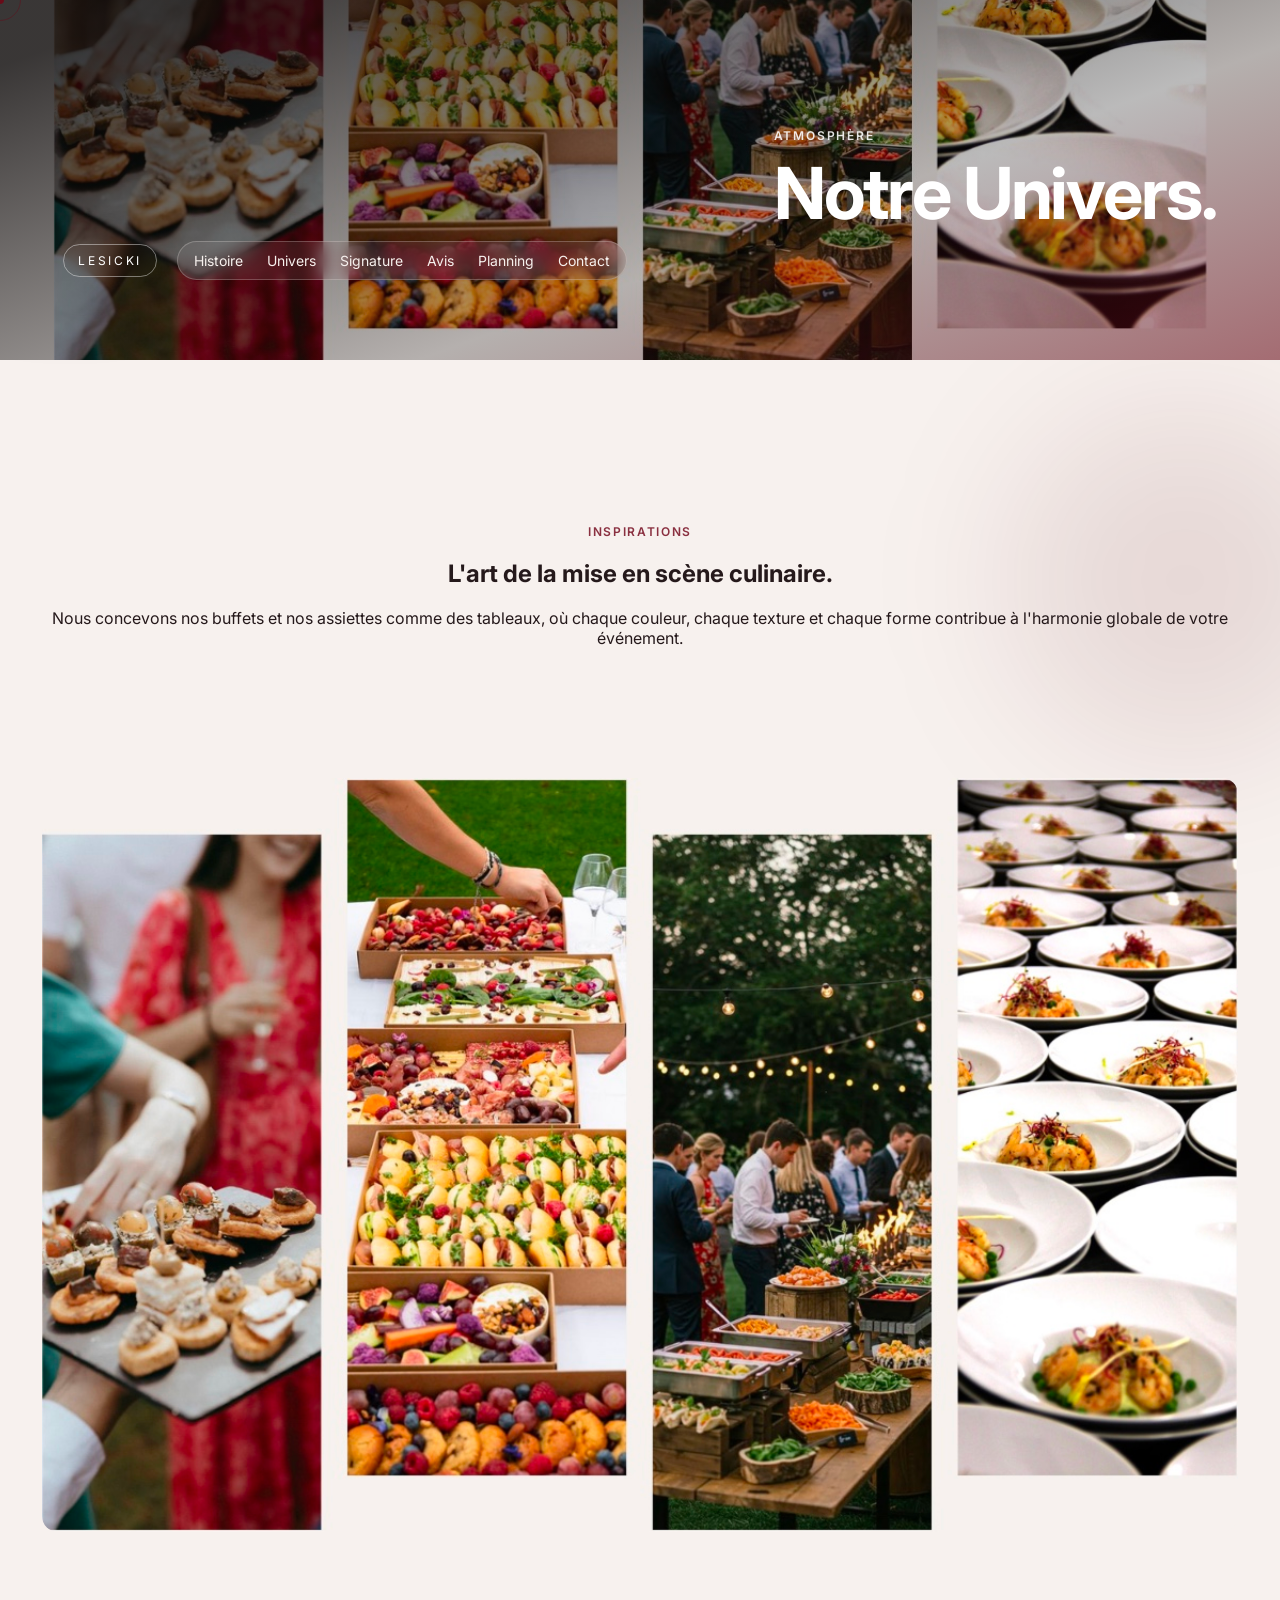
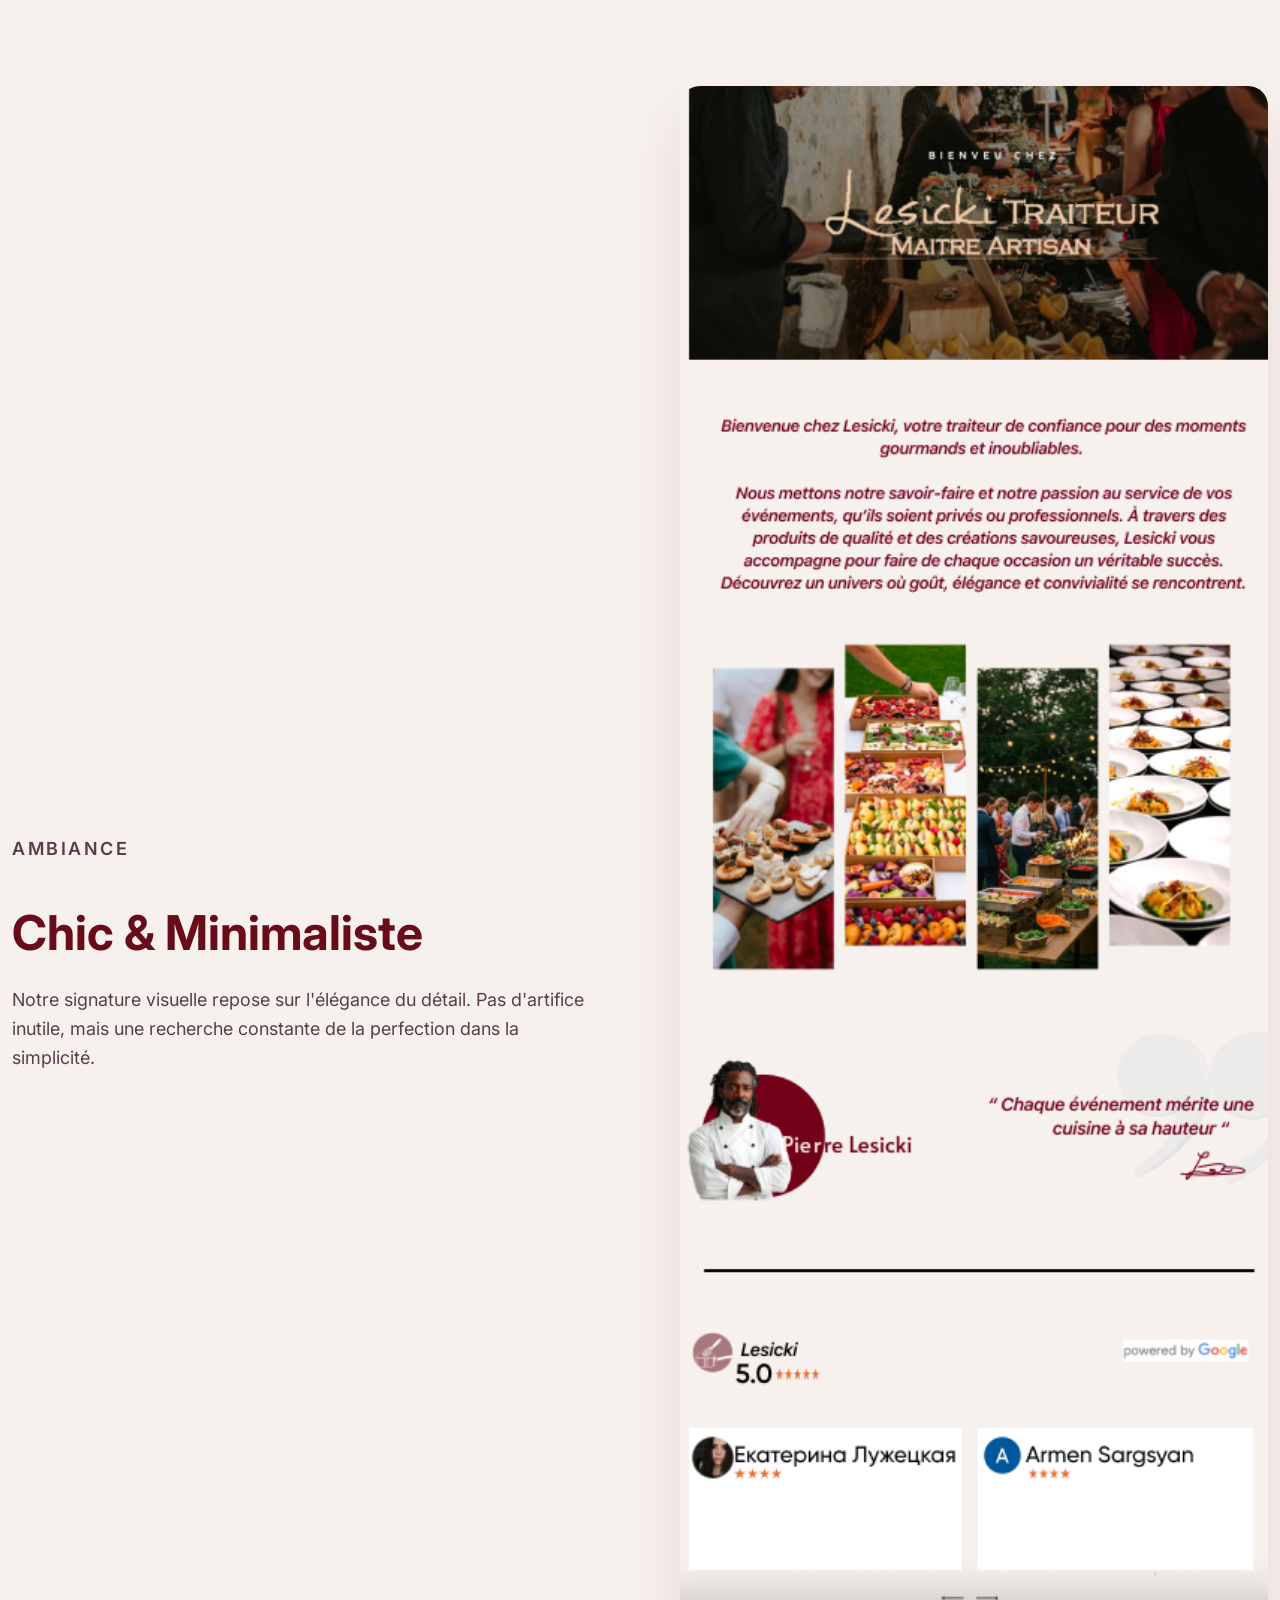
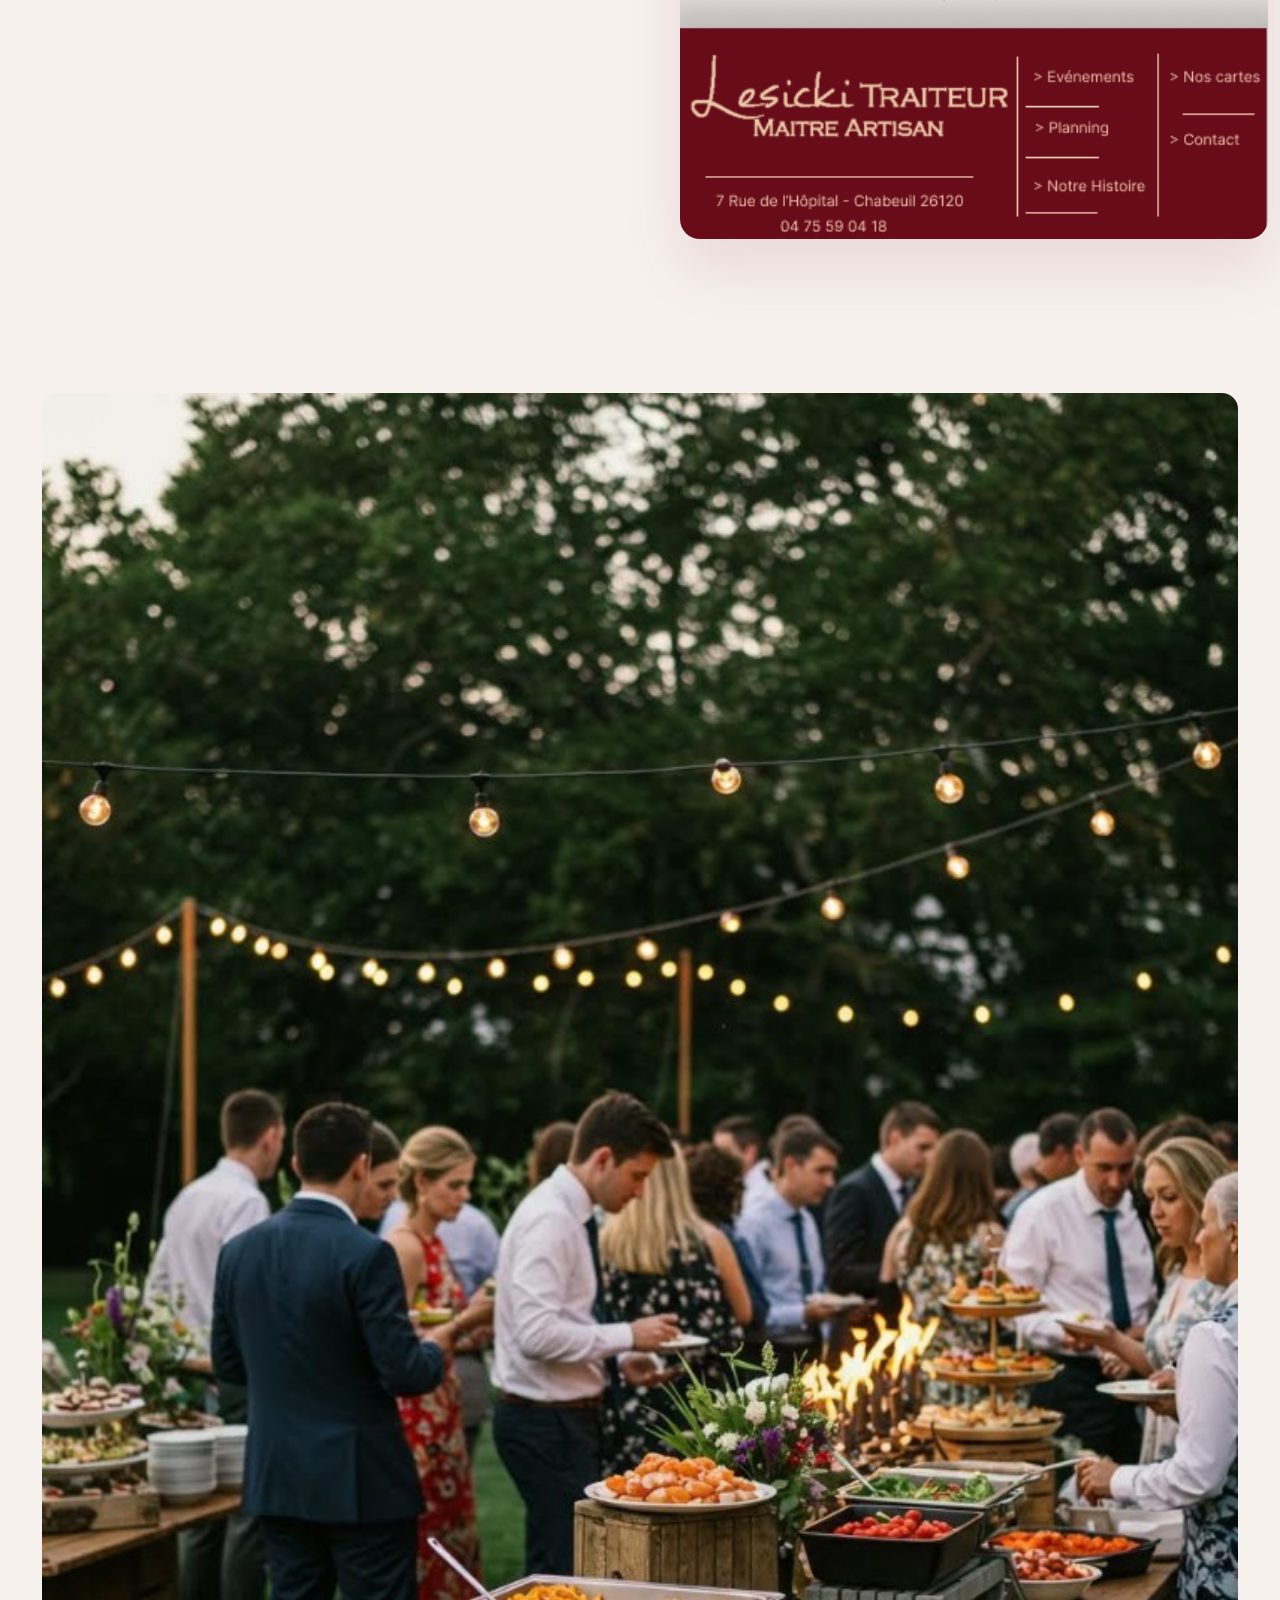
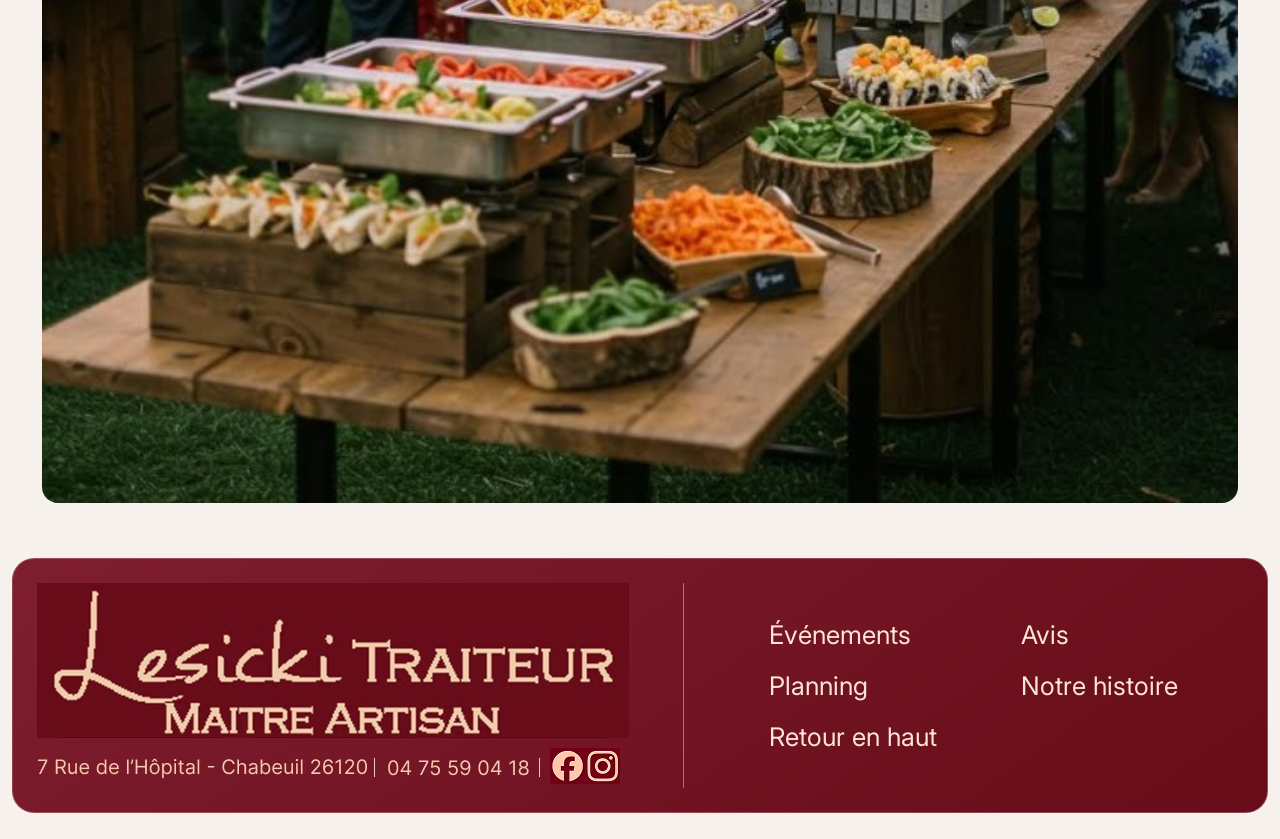
<file: Site Internet/univers.html>
<!doctype html>
<html lang="fr">
  <head>
    <meta charset="UTF-8" />
    <meta name="viewport" content="width=device-width, initial-scale=1.0" />
    <title>Notre Univers - Lesicki Traiteur</title>
    <link rel="preconnect" href="https://fonts.googleapis.com" />
    <link rel="preconnect" href="https://fonts.gstatic.com" crossorigin />
    <link
      href="https://fonts.googleapis.com/css2?family=Inter:wght@400;500;600;700;800&display=swap"
      rel="stylesheet"
    />
    <link rel="stylesheet" href="css/style.css" />
  </head>
  <body>
    <div class="bg-glow glow-a" aria-hidden="true"></div>
    <div class="bg-glow glow-b" aria-hidden="true"></div>

    <header class="hero hero-small" id="top">
      <img
        class="hero-media"
        src="ASSETS/Maquette.png"
        alt=""
        aria-hidden="true"
      />
      <div class="hero-overlay"></div>

      <div class="hero-nav-wrap">
        <a class="brand" href="index.html">LESICKI</a>

        <nav class="desktop-nav" aria-label="Navigation principale">
          <a href="histoire.html">Histoire</a>
          <a href="univers.html">Univers</a>
          <a href="signature.html">Signature</a>
          <a href="avis.html">Avis</a>
          <a href="planning.html">Planning</a>
          <a href="contact.html">Contact</a>
        </nav>

        <button class="burger" type="button" aria-label="Ouvrir le menu" aria-controls="mobile-menu" aria-expanded="false">
          <span></span>
          <span></span>
          <span></span>
        </button>
      </div>

      <nav class="mobile-nav" id="mobile-menu" aria-label="Navigation mobile">
        <a href="histoire.html">Histoire</a>
        <a href="univers.html">Univers</a>
        <a href="signature.html">Signature</a>
        <a href="avis.html">Avis</a>
        <a href="planning.html">Planning</a>
        <a href="contact.html">Contact</a>
      </nav>

      <div class="hero-content reveal">
        <p class="eyebrow">Atmosphère</p>
        <h1 class="split-text">Notre Univers.</h1>
      </div>
    </header>

    <main class="page">
      <section class="panel reveal">
        <div class="page-header">
          <p class="section-label">Inspirations</p>
          <h2>L'art de la mise en scène culinaire.</h2>
          <p>Nous concevons nos buffets et nos assiettes comme des tableaux, où chaque couleur, chaque texture et chaque forme contribue à l'harmonie globale de votre événement.</p>
        </div>
      </section>

      <section class="panel gallery reveal" data-parallax>
        <div class="gallery-media">
          <img src="ASSETS/B02A4989-476C-4462-8E90-94AED3DC730A 1.png" alt="Scénographie culinaire" />
        </div>
      </section>

      <section class="panel reveal">
        <div class="narrative">
          <div class="narrative-content">
            <p class="section-label">Ambiance</p>
            <h2>Chic & Minimaliste</h2>
            <p>
              Notre signature visuelle repose sur l'élégance du détail. Pas d'artifice inutile, mais une recherche constante de la perfection dans la simplicité.
            </p>
          </div>
          <div class="narrative-image">
            <img src="ASSETS/MAQUETTE_MOBILE.png" alt="Ambiance Lesicki" />
          </div>
        </div>
      </section>

      <section class="panel gallery reveal" data-parallax>
        <div class="gallery-media">
          <img src="ASSETS/hero-event.png" alt="Détails culinaires" />
        </div>
      </section>
    </main>

    <footer class="site-footer reveal" id="contact" data-parallax>
      <div class="footer-brand">
        <img src="ASSETS/816A41C0-A187-4A97-8AE5-260B8A2ABFF7_4_5005_c 1.png" alt="Lesicki Traiteur" />
        <img src="ASSETS/Group 3.png" alt="Adresse Lesicki" class="footer-contact" />
      </div>
      <nav class="footer-nav" aria-label="Navigation footer">
        <a class="magnetic" href="univers.html">Événements</a>
        <a class="magnetic" href="avis.html">Avis</a>
        <a class="magnetic" href="planning.html">Planning</a>
        <a class="magnetic" href="histoire.html">Notre histoire</a>
        <a class="magnetic" href="#top">Retour en haut</a>
      </nav>
    </footer>

    <div class="cursor-dot" aria-hidden="true"></div>
    <div class="cursor-ring" aria-hidden="true"></div>

    <script src="js/script.js"></script>
  </body>
</html>
</file>
<file: Site Internet/css/style.css>
:root {
  --bg: #f7f1ee;
  --accent: #680c19;
  --accent-soft: #8a3040;
  --ink: #25191b;
  --line: rgba(37, 25, 27, 0.14);
  --ease: cubic-bezier(0.2, 0.65, 0.2, 1);
}

* {
  box-sizing: border-box;
}

html {
  scroll-behavior: smooth;
}

body {
  margin: 0;
  background: var(--bg);
  color: var(--ink);
  font-family: "Inter", "SF Pro Display", "SF Pro Text", -apple-system, BlinkMacSystemFont, "Segoe UI", sans-serif;
  overflow-x: hidden;
}

.bg-glow {
  position: fixed;
  border-radius: 999px;
  filter: blur(70px);
  z-index: 0;
  pointer-events: none;
}

.glow-a {
  width: 380px;
  height: 380px;
  top: -150px;
  left: -120px;
  background: rgba(104, 12, 25, 0.16);
}

.glow-b {
  width: 350px;
  height: 350px;
  right: -80px;
  top: 45vh;
  background: rgba(104, 12, 25, 0.1);
}

.hero {
  position: relative;
  min-height: clamp(560px, 70vw, 760px);
  overflow: hidden;
  isolation: isolate;
}

.hero-media {
  position: absolute;
  inset: 0;
  width: 100%;
  height: 100%;
  object-fit: cover;
  transform: scale(1.08);
  transition: transform 3s var(--ease);
}

body.is-ready .hero-media {
  transform: scale(1.02);
}

.hero-overlay {
  position: absolute;
  inset: 0;
  background: linear-gradient(160deg, rgba(10, 8, 8, 0.8) 8%, rgba(10, 8, 8, 0.28) 62%, rgba(104, 12, 25, 0.58) 100%);
}

.hero-nav-wrap {
  position: relative;
  z-index: 3;
  max-width: 1280px;
  margin: 0 auto;
  padding: 20px 24px;
  display: grid;
  grid-template-columns: auto 1fr auto;
  align-items: center;
  gap: 20px;
}

.brand {
  color: #fff;
  text-decoration: none;
  letter-spacing: 0.22em;
  font-size: 12px;
  text-transform: uppercase;
  border: 1px solid rgba(255, 255, 255, 0.42);
  border-radius: 999px;
  padding: 8px 14px;
  backdrop-filter: blur(8px);
}

.desktop-nav {
  justify-self: center;
  display: flex;
  align-items: center;
  gap: 24px;
  border-radius: 999px;
  border: 1px solid rgba(247, 241, 238, 0.24);
  background: rgba(247, 241, 238, 0.08);
  padding: 10px 16px;
  backdrop-filter: blur(10px);
}

.desktop-nav a {
  color: #f7f1ee;
  text-decoration: none;
  font-size: 14px;
  transition: opacity 0.2s var(--ease);
}

.desktop-nav a:hover,
.desktop-nav a:focus-visible {
  opacity: 0.7;
}

.burger,
.mobile-nav {
  display: none;
}

.hero-content {
  position: relative;
  z-index: 2;
  max-width: 1280px;
  margin: 0 auto;
  padding: clamp(56px, 10vw, 130px) 24px 70px;
}

.eyebrow {
  margin: 0;
  color: rgba(255, 255, 255, 0.88);
  text-transform: uppercase;
  letter-spacing: 0.15em;
  font-size: 12px;
  font-weight: 600;
}

.hero h1 {
  margin: 14px 0 0;
  color: #fff;
  font-size: clamp(34px, 5.6vw, 78px);
  line-height: 1.02;
  max-width: 860px;
  letter-spacing: -0.03em;
}

.split-text .word {
  display: inline-block;
  opacity: 0;
  transform: translateY(20px);
  transition: transform 0.65s var(--ease), opacity 0.65s var(--ease);
}

.split-text.is-visible .word {
  opacity: 1;
  transform: translateY(0);
}

.hero-copy {
  margin: 20px 0 0;
  color: rgba(255, 255, 255, 0.88);
  font-size: clamp(15px, 1.5vw, 20px);
  line-height: 1.45;
  max-width: 600px;
}

.hero-cta {
  margin-top: 30px;
  display: flex;
  flex-wrap: wrap;
  gap: 12px;
}

.btn {
  text-decoration: none;
  border-radius: 999px;
  padding: 12px 22px;
  font-size: 14px;
  font-weight: 600;
  transition: transform 0.22s var(--ease), box-shadow 0.22s var(--ease), background 0.22s var(--ease);
  will-change: transform;
}

.btn-solid {
  color: #fff;
  background: linear-gradient(135deg, var(--accent-soft), var(--accent));
  box-shadow: 0 12px 24px rgba(104, 12, 25, 0.38);
}

.btn-outline {
  color: #fff;
  border: 1px solid rgba(247, 241, 238, 0.65);
  background: rgba(247, 241, 238, 0.1);
}

.btn:hover,
.btn:focus-visible {
  transform: translateY(-2px);
}

.page,
.site-footer {
  position: relative;
  z-index: 1;
  width: min(1280px, calc(100% - 24px));
  margin-left: auto;
  margin-right: auto;
}

.panel {
  margin-top: 24px;
  border: none;
  border-radius: 0;
  background: transparent;
  backdrop-filter: none;
}

.section-label {
  margin: 0;
  color: var(--accent-soft);
  text-transform: uppercase;
  letter-spacing: 0.14em;
  font-size: 12px;
  font-weight: 600;
}

.intro {
  padding: clamp(24px, 4vw, 48px);
  text-align: center;
}

.intro h2 {
  margin: 16px 0 0;
  color: var(--accent);
  font-style: italic;
  font-size: clamp(24px, 3.8vw, 48px);
  line-height: 1.16;
}

.intro p {
  margin: 20px auto 0;
  max-width: 980px;
  color: #6f2633;
  font-style: italic;
  font-size: clamp(16px, 2.3vw, 30px);
  line-height: 1.3;
}

.gallery {
  padding: 30px;
}

.gallery-head {
  display: flex;
  justify-content: space-between;
  align-items: end;
  gap: 24px;
  margin-bottom: 20px;
}

.gallery h3 {
  margin: 0;
  color: var(--accent);
  font-style: italic;
  font-size: clamp(23px, 2.8vw, 38px);
  line-height: 1.2;
  text-align: right;
  max-width: 700px;
}

.gallery-media {
  border-radius: 16px;
  overflow: hidden;
}

.gallery-media img {
  width: 100%;
  display: block;
  transition: transform 0.8s var(--ease);
}

.gallery:hover .gallery-media img {
  transform: scale(1.02);
}

.signature {
  padding: 30px;
  display: grid;
  grid-template-columns: 1fr 1fr;
  gap: 20px;
  align-items: center;
}

.chef-card {
  position: relative;
  overflow: hidden;
}

.chef-card img {
  width: min(362px, 100%);
  display: block;
  position: relative;
  z-index: 1;
}

.chef-card h3 {
  position: absolute;
  left: 246px;
  top: 176px;
  margin: 0;
  font-size: clamp(26px, 3.2vw, 41px);
  line-height: 1;
  z-index: 3;
}

.name-light {
  color: #f7f1ee;
}

.name-dark {
  color: var(--accent);
}

.quote-card {
  position: relative;
  text-align: right;
  min-height: 250px;
}

.quote-mark {
  width: 301px;
  position: absolute;
  right: 0;
  top: -24px;
  opacity: 0.62;
}

.quote-card blockquote {
  margin: 0;
  color: var(--accent);
  font-style: italic;
  font-weight: 800;
  font-size: clamp(29px, 4.2vw, 54px);
  line-height: 1.18;
  position: relative;
  z-index: 1;
}

.signature-line {
  width: 185px;
  margin-top: 24px;
  animation: float-signature 4.4s ease-in-out infinite;
}

.reviews {
  padding: 30px;
}

.reviews-top {
  display: flex;
  justify-content: space-between;
  align-items: flex-start;
}

.brand-rating-wrap {
  display: flex;
  gap: 14px;
}

.brand-rating-wrap img {
  width: 86px;
  height: 93px;
}

.brand-name {
  margin: 8px 0 4px;
  font-style: italic;
  font-size: clamp(24px, 3.1vw, 42px);
}

.rating {
  margin: 0;
  font-size: clamp(28px, 3.4vw, 44px);
  font-weight: 700;
  line-height: 1;
}

.rating span {
  color: #f28a1d;
  font-size: clamp(14px, 2.1vw, 27px);
}

.google-mark {
  width: 149px;
  margin-top: 8px;
}

.review-grid {
  margin-top: 24px;
  display: grid;
  grid-template-columns: repeat(2, minmax(0, 1fr));
  gap: 12px;
}

.review {
  background: #efedec;
  border: 1px solid rgba(37, 25, 27, 0.08);
  border-radius: 14px;
  padding: 16px;
  min-height: 210px;
  transition: transform 0.35s var(--ease), box-shadow 0.35s var(--ease);
  transform-style: preserve-3d;
}

.review:hover {
  transform: translateY(-4px);
  box-shadow: 0 12px 22px rgba(25, 20, 20, 0.1);
}

.review h4 {
  margin: 0;
  font-size: clamp(16px, 2.5vw, 33px);
  font-weight: 500;
}

.stars {
  margin: 4px 0 10px;
  color: #f28a1d;
}

.review p {
  margin: 0;
  color: #565656;
  line-height: 1.4;
}

.site-footer {
  margin-top: 24px;
  margin-bottom: 26px;
  border-radius: 22px;
  border: 1px solid rgba(252, 228, 214, 0.25);
  background: linear-gradient(145deg, #7e1e2f, #680c19);
  padding: 24px;
  display: grid;
  grid-template-columns: 1.2fr 1fr;
  gap: 20px;
  align-items: center;
}

.footer-brand {
  border-right: 1px solid rgba(252, 228, 214, 0.45);
  padding-right: 20px;
}

.footer-brand img:first-child {
  width: 592px;
  max-width: 100%;
  display: block;
}

.footer-contact {
  width: 583px;
  max-width: 100%;
  margin-top: 10px;
}

.footer-nav {
  display: grid;
  grid-template-columns: repeat(2, max-content);
  justify-content: space-evenly;
  gap: 20px;
}

.footer-nav a {
  color: #fce4d6;
  text-decoration: none;
  font-size: clamp(16px, 2vw, 26px);
  transition: opacity 0.2s var(--ease), transform 0.2s var(--ease);
}

.footer-nav a:hover,
.footer-nav a:focus-visible {
  opacity: 0.75;
  transform: translateX(2px);
}

.reveal {
  opacity: 0;
  transform: translateY(30px);
  transition: opacity 0.85s var(--ease), transform 0.85s var(--ease);
}

.reveal.is-visible {
  opacity: 1;
  transform: translateY(0);
}

[data-parallax],
.magnetic {
  will-change: transform;
}

.cursor-dot,
.cursor-ring {
  position: fixed;
  top: 0;
  left: 0;
  pointer-events: none;
  z-index: 60;
  opacity: 0;
}

.cursor-dot {
  width: 8px;
  height: 8px;
  border-radius: 50%;
  background: var(--accent);
  transform: translate(-50%, -50%);
}

.cursor-ring {
  width: 42px;
  height: 42px;
  border-radius: 50%;
  border: 1px solid rgba(104, 12, 25, 0.45);
  transform: translate(-50%, -50%);
  transition: width 0.2s var(--ease), height 0.2s var(--ease), border-color 0.2s var(--ease);
}

body.cursor-active .cursor-dot,
body.cursor-active .cursor-ring {
  opacity: 1;
}

body.cursor-hover .cursor-ring {
  width: 58px;
  height: 58px;
  border-color: rgba(104, 12, 25, 0.75);
}

@keyframes float-signature {
  0%,
  100% {
    transform: translateY(0);
  }
  50% {
    transform: translateY(-4px);
  }
}

@media (max-width: 850px) {
  .hero {
    min-height: 510px;
  }

  .hero-nav-wrap {
    grid-template-columns: 1fr auto;
    padding: 14px;
  }

  .desktop-nav {
    display: none;
  }

  .burger {
    display: flex;
    width: 42px;
    height: 42px;
    border: 0;
    border-radius: 50%;
    background: rgba(104, 12, 25, 0.9);
    padding: 0 10px;
    flex-direction: column;
    justify-content: center;
    gap: 5px;
    cursor: pointer;
    z-index: 4;
  }

  .burger span {
    width: 100%;
    height: 2px;
    background: #f7f1ee;
    transition: transform 0.25s var(--ease), opacity 0.25s var(--ease);
  }

  .burger.is-open span:nth-child(1) {
    transform: translateY(7px) rotate(45deg);
  }

  .burger.is-open span:nth-child(2) {
    opacity: 0;
  }

  .burger.is-open span:nth-child(3) {
    transform: translateY(-7px) rotate(-45deg);
  }

  .mobile-nav {
    position: absolute;
    right: 14px;
    top: 62px;
    z-index: 4;
    display: grid;
    gap: 10px;
    border-radius: 10px;
    border: 1px solid rgba(252, 228, 214, 0.35);
    background: rgba(104, 12, 25, 0.96);
    padding: 12px 14px;
    transform: scale(0.96);
    transform-origin: top right;
    opacity: 0;
    pointer-events: none;
    transition: opacity 0.22s var(--ease), transform 0.22s var(--ease);
    backdrop-filter: blur(2px);
  }

  .mobile-nav.is-open {
    opacity: 1;
    transform: scale(1);
    pointer-events: auto;
  }

  .mobile-nav a {
    color: #fce4d6;
    text-decoration: none;
    font-size: 14px;
  }

  .hero-content {
    padding: 38px 16px 32px;
  }

  .hero h1 {
    font-size: clamp(30px, 10vw, 42px);
  }

  .hero-copy {
    font-size: 15px;
  }

  .btn {
    width: 100%;
    text-align: center;
  }

  .page,
  .site-footer {
    width: calc(100% - 12px);
  }

  .panel {
    border-radius: 14px;
    margin-top: 14px;
  }

  .intro {
    padding: 22px 14px;
  }

  .intro h2 {
    font-size: 23px;
  }

  .intro p {
    font-size: 18px;
  }

  .gallery {
    padding: 14px 10px 10px;
  }

  .gallery-head {
    flex-direction: column;
    align-items: flex-start;
    gap: 10px;
  }

  .gallery h3 {
    font-size: 22px;
    text-align: left;
  }

  .signature {
    padding: 16px 10px;
    grid-template-columns: 1fr;
    gap: 14px;
  }

  .chef-card img {
    width: 154px;
  }

  .chef-card h3 {
    left: 84px;
    top: 98px;
    width: 170px;
    font-size: 31px;
  }

  .quote-card {
    min-height: auto;
    padding-top: 8px;
  }

  .quote-mark {
    width: 147px;
    right: -2px;
    top: -32px;
    opacity: 0.7;
  }

  .quote-card blockquote {
    font-size: 18px;
    line-height: 1.26;
  }

  .signature-line {
    width: 70px;
    margin-top: 8px;
  }

  .reviews {
    padding: 14px 5px;
  }

  .brand-rating-wrap {
    gap: 8px;
  }

  .brand-rating-wrap img {
    width: 40px;
    height: 44px;
  }

  .brand-name {
    margin: 2px 0 0;
    font-size: 33px;
  }

  .rating {
    margin-top: 1px;
    font-size: 47px;
  }

  .rating span {
    font-size: 16px;
  }

  .google-mark {
    width: 107px;
    margin-top: 10px;
    margin-right: 4px;
  }

  .review-grid {
    margin-top: 20px;
    gap: 8px;
  }

  .review {
    min-height: 102px;
    padding: 7px;
  }

  .review h4 {
    font-size: 14px;
    white-space: nowrap;
    overflow: hidden;
    text-overflow: ellipsis;
  }

  .stars {
    font-size: 13px;
    margin: 0;
  }

  .review p {
    display: none;
  }

  .site-footer {
    margin-top: 14px;
    margin-bottom: 12px;
    padding: 14px 12px;
    grid-template-columns: 1fr;
    gap: 12px;
    border-radius: 14px;
  }

  .footer-brand {
    border-right: 0;
    padding-right: 0;
  }

  .footer-nav {
    gap: 12px;
    justify-content: space-between;
  }

  .footer-nav a {
    font-size: 15px;
  }

  .cursor-dot,
  .cursor-ring {
    display: none;
  }
}

@media (prefers-reduced-motion: reduce) {
  html {
    scroll-behavior: auto;
  }

  * {
    animation: none !important;
    transition: none !important;
  }
}

/* --- New Page Layouts & Components --- */

.hero-small {
  min-height: 40vh;
  display: flex;
  align-items: flex-end;
  padding-bottom: 60px;
}

.page-header {
  padding: 140px 24px 60px;
  max-width: 1280px;
  margin: 0 auto;
  text-align: center;
}

.page-header h1 {
  font-size: clamp(40px, 8vw, 100px);
  color: var(--accent);
  margin: 20px 0;
  letter-spacing: -0.04em;
}

/* Narrative Sections (Histoire) */
.narrative {
  display: grid;
  grid-template-columns: 1fr 1fr;
  gap: 80px;
  padding: 100px 0;
  align-items: center;
}

.narrative.reverse {
  direction: rtl;
}

.narrative.reverse .narrative-content {
  direction: ltr;
}

.narrative-content h2 {
  font-size: clamp(28px, 4vw, 48px);
  color: var(--accent);
  margin-bottom: 24px;
}

.narrative-content p {
  font-size: 18px;
  line-height: 1.6;
  color: #564044;
}

.narrative-image {
  border-radius: 20px;
  overflow: hidden;
  box-shadow: 0 30px 60px rgba(104, 12, 25, 0.1);
}

.narrative-image img {
  width: 100%;
  display: block;
}

/* Timeline */
.timeline {
  position: relative;
  max-width: 800px;
  margin: 60px auto;
  padding: 40px 0;
}

.timeline::before {
  content: '';
  position: absolute;
  left: 50%;
  top: 0;
  bottom: 0;
  width: 1px;
  background: var(--line);
}

.timeline-item {
  margin-bottom: 60px;
  width: 50%;
  position: relative;
  padding: 0 40px;
}

.timeline-item:nth-child(even) {
  margin-left: 50%;
  text-align: left;
}

.timeline-item:nth-child(odd) {
  text-align: right;
}

.timeline-date {
  font-weight: 800;
  color: var(--accent);
  font-size: 24px;
  display: block;
  margin-bottom: 8px;
}

/* Contact Form */
.contact-container {
  display: grid;
  grid-template-columns: 1fr 1.5fr;
  gap: 60px;
  margin-top: 40px;
}

.contact-info h3 {
  font-size: 32px;
  color: var(--accent);
  margin-bottom: 20px;
}

.contact-method {
  margin-bottom: 30px;
}

.contact-method p {
  margin: 5px 0;
  font-size: 18px;
}

.form-group {
  margin-bottom: 24px;
}

.form-group label {
  display: block;
  font-size: 12px;
  text-transform: uppercase;
  letter-spacing: 0.1em;
  margin-bottom: 8px;
  font-weight: 600;
  color: var(--accent-soft);
}

.form-group input,
.form-group textarea {
  width: 100%;
  padding: 16px;
  background: rgba(255, 255, 255, 0.5);
  border: 1px solid var(--line);
  border-radius: 8px;
  font-family: inherit;
  font-size: 16px;
  transition: border-color 0.3s var(--ease), box-shadow 0.3s var(--ease);
}

.form-group input:focus,
.form-group textarea:focus {
  outline: none;
  border-color: var(--accent);
  box-shadow: 0 0 0 4px rgba(104, 12, 25, 0.05);
}

/* Stats (Signature) */
.stat-grid {
  display: grid;
  grid-template-columns: repeat(auto-fit, minmax(200px, 1fr));
  gap: 40px;
  margin: 60px 0;
  text-align: center;
}

.stat-item h4 {
  font-size: 48px;
  color: var(--accent);
  margin: 0;
}

.stat-item p {
  text-transform: uppercase;
  letter-spacing: 0.2em;
  font-size: 12px;
  margin-top: 10px;
  color: var(--accent-soft);
}

/* Responsiveness for new elements */
@media (max-width: 850px) {
  .narrative {
    grid-template-columns: 1fr;
    gap: 40px;
    padding: 60px 0;
  }
  
  .narrative.reverse {
    direction: ltr;
  }

  .timeline::before {
    left: 20px;
  }

  .timeline-item {
    width: 100%;
    margin-left: 0 !important;
    text-align: left !important;
    padding-left: 50px;
  }

  .contact-container {
    grid-template-columns: 1fr;
    gap: 40px;
  }
}

/* --- Planning Dashboard --- */

.dashboard-header {
  display: flex;
  justify-content: space-between;
  align-items: center;
  margin-bottom: 40px;
  flex-wrap: wrap;
  gap: 20px;
}

.view-toggles {
  display: flex;
  background: rgba(255, 255, 255, 0.4);
  padding: 4px;
  border-radius: 12px;
  border: 1px solid var(--line);
}

.view-btn {
  padding: 8px 16px;
  border: none;
  background: transparent;
  border-radius: 8px;
  font-size: 14px;
  font-weight: 600;
  cursor: pointer;
  transition: background 0.3s var(--ease), color 0.3s var(--ease);
}

.view-btn.active {
  background: var(--accent);
  color: #fff;
}

.calendar-container {
  background: rgba(255, 255, 255, 0.6);
  backdrop-filter: blur(20px);
  border-radius: 24px;
  border: 1px solid var(--line);
  padding: 30px;
  margin-bottom: 40px;
}

.calendar-header {
  display: flex;
  justify-content: space-between;
  align-items: center;
  margin-bottom: 30px;
}

.calendar-grid {
  display: grid;
  grid-template-columns: repeat(7, 1fr);
  gap: 10px;
}

.calendar-day-head {
  text-align: center;
  font-size: 12px;
  text-transform: uppercase;
  letter-spacing: 0.1em;
  font-weight: 700;
  color: var(--accent-soft);
  padding-bottom: 15px;
}

.calendar-day {
  aspect-ratio: 1;
  border-radius: 12px;
  border: 1px solid rgba(104, 12, 25, 0.05);
  padding: 10px;
  position: relative;
  transition: transform 0.2s var(--ease), background 0.2s var(--ease);
  cursor: pointer;
}

.calendar-day:hover {
  background: rgba(104, 12, 25, 0.03);
  transform: translateY(-2px);
}

.calendar-day.has-event {
  border-color: var(--accent-soft);
}

.calendar-day.has-event::after {
  content: '';
  position: absolute;
  bottom: 8px;
  left: 50%;
  transform: translateX(-50%);
  width: 4px;
  height: 4px;
  border-radius: 50%;
  background: var(--accent);
}

.calendar-day.today {
  background: var(--accent);
  color: #fff;
}

.calendar-day.today .day-num {
  font-weight: 800;
}

.day-num {
  font-size: 14px;
}

/* Event Cards (Planning) */
.event-list {
  display: grid;
  grid-template-columns: repeat(auto-fill, minmax(320px, 1fr));
  gap: 20px;
}

.event-card {
  background: #fff;
  border-radius: 18px;
  padding: 24px;
  border: 1px solid var(--line);
  transition: transform 0.3s var(--ease), box-shadow 0.3s var(--ease);
  position: relative;
  overflow: hidden;
}

.event-card:hover {
  transform: translateY(-5px);
  box-shadow: 0 15px 30px rgba(104, 12, 25, 0.08);
}

.event-card .status-badge {
  position: absolute;
  top: 20px;
  right: 20px;
  font-size: 10px;
  text-transform: uppercase;
  letter-spacing: 0.05em;
  font-weight: 700;
  padding: 4px 10px;
  border-radius: 999px;
}

.status-available { background: #e6f4ea; color: #1e7e34; }
.status-full { background: #fce8e6; color: #d93025; }
.status-registered { background: #e8f0fe; color: #1967d2; }

.event-card h4 {
  margin: 0 0 12px;
  font-size: 20px;
  color: var(--accent);
}

.event-info {
  display: flex;
  flex-direction: column;
  gap: 8px;
  margin-bottom: 20px;
}

.info-item {
  display: flex;
  align-items: center;
  gap: 8px;
  font-size: 14px;
  color: #565656;
}

.event-footer {
  display: flex;
  justify-content: space-between;
  align-items: center;
  padding-top: 15px;
  border-top: 1px solid var(--line);
}

.spots-info {
  font-size: 13px;
  font-weight: 600;
}

.spots-count {
  color: var(--accent);
}

.reg-btn {
  padding: 8px 18px;
  font-size: 13px;
  border-radius: 999px;
  border: none;
  font-weight: 700;
  cursor: pointer;
  transition: all 0.3s var(--ease);
}

.btn-reg {
  background: var(--accent);
  color: #fff;
}

.btn-reg:hover {
  background: var(--accent-soft);
  transform: scale(1.05);
}

.btn-unreg {
  background: #efefef;
  color: #666;
}

@media (max-width: 600px) {
  .calendar-grid {
    gap: 4px;
  }
  .calendar-day {
    padding: 4px;
  }
  .day-num {
    font-size: 11px;
  }
}

/* --- Nos Cartes --- */

.menu-section {
  padding: 80px 0;
}

.menu-header {
  margin-bottom: 50px;
  border-left: 4px solid var(--accent);
  padding-left: 24px;
}

.menu-grid {
  display: grid;
  grid-template-columns: repeat(auto-fill, minmax(350px, 1fr));
  gap: 30px;
}

.menu-item {
  background: rgba(255, 255, 255, 0.5);
  backdrop-filter: blur(10px);
  border: 1px solid var(--line);
  border-radius: 20px;
  padding: 30px;
  transition: transform 0.4s var(--ease), box-shadow 0.4s var(--ease);
  position: relative;
  display: flex;
  flex-direction: column;
  height: 100%;
}

.menu-item:hover {
  transform: translateY(-8px);
  box-shadow: 0 20px 40px rgba(104, 12, 25, 0.08);
}

.menu-item-img {
  width: 100%;
  height: 200px;
  object-fit: cover;
  border-radius: 12px;
  margin-bottom: 20px;
}

.menu-item h4 {
  margin: 0 0 10px;
  font-size: 22px;
  color: var(--accent);
  display: flex;
  justify-content: space-between;
  align-items: baseline;
}

.menu-item p {
  margin: 0;
  font-size: 15px;
  line-height: 1.6;
  color: #666;
  flex-grow: 1;
}

.menu-price {
  font-size: 18px;
  font-weight: 700;
  color: var(--accent-soft);
}

.menu-badge {
  display: inline-block;
  padding: 4px 12px;
  background: var(--accent);
  color: #fff;
  font-size: 10px;
  text-transform: uppercase;
  letter-spacing: 0.1em;
  border-radius: 999px;
  margin-bottom: 12px;
}

.menu-details {
  margin-top: 20px;
  padding-top: 15px;
  border-top: 1px dashed var(--line);
  font-size: 13px;
  font-style: italic;
  color: var(--accent-soft);
}

@media (max-width: 850px) {
  .menu-grid {
    grid-template-columns: 1fr;
  }
}
</file>
